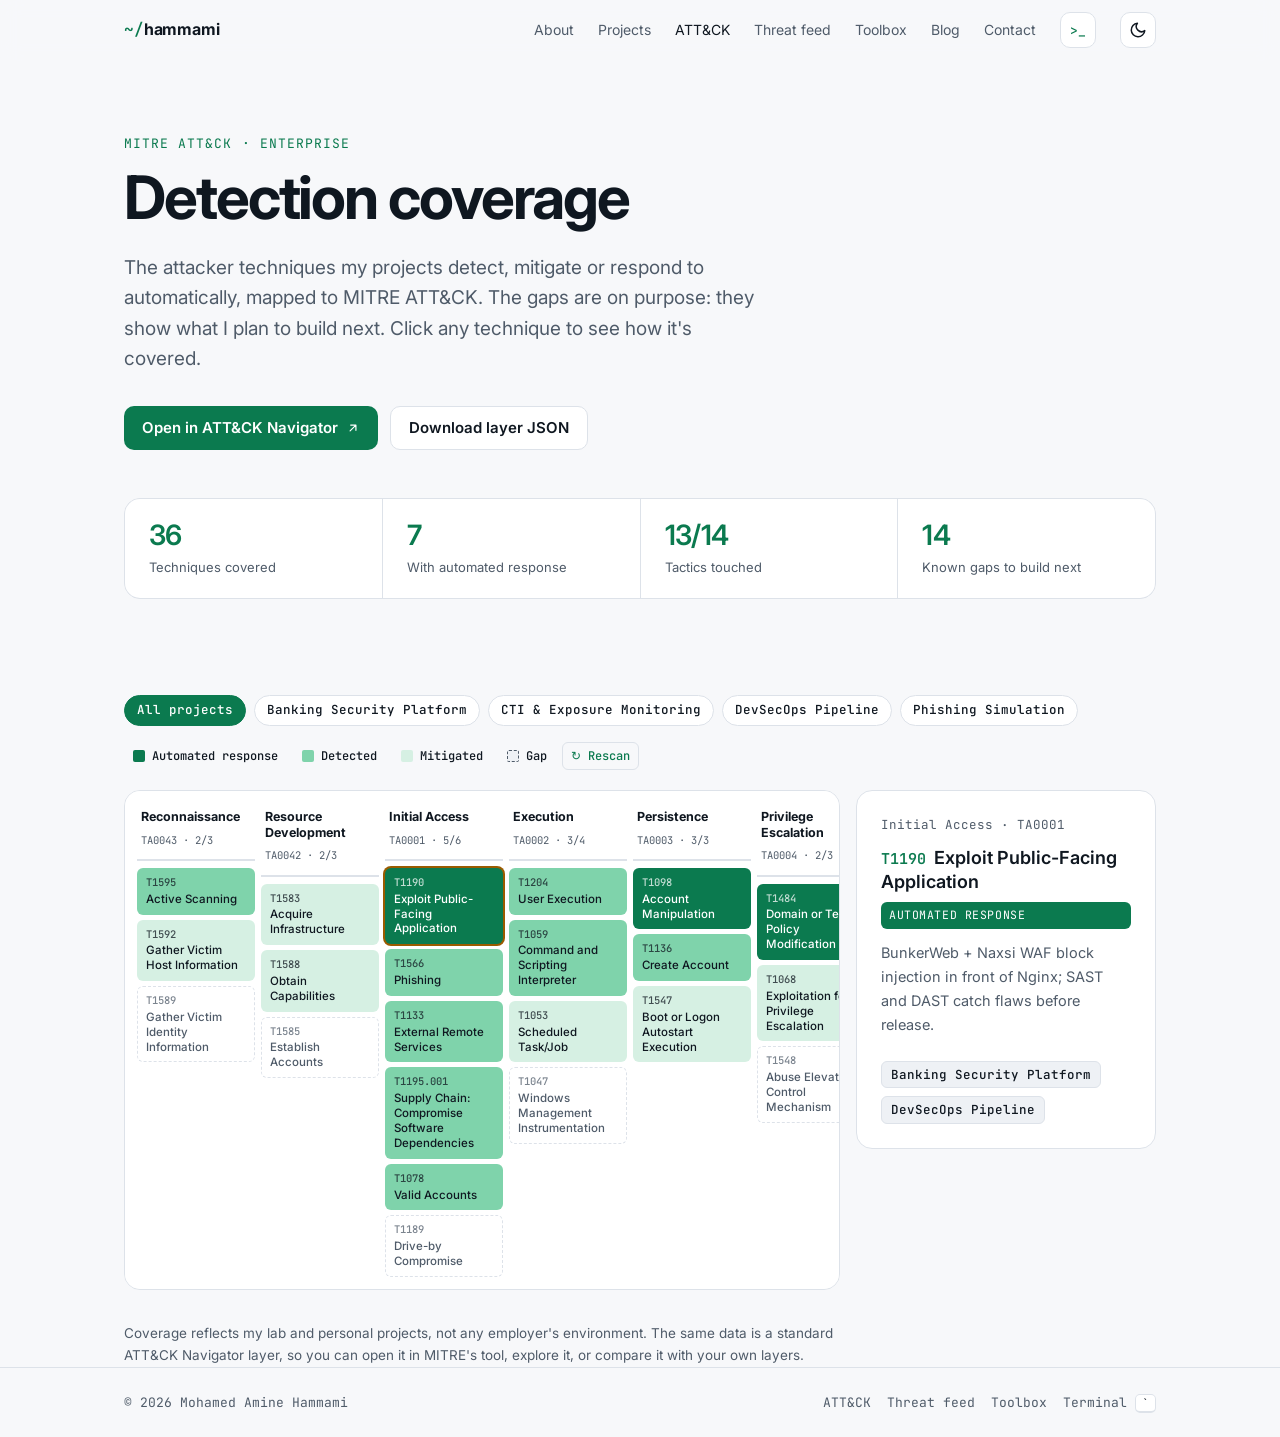
<file: attack/index.html>
<!doctype html>
<html lang="en" data-theme="dark">
<head>
<meta charset="utf-8">
<meta name="viewport" content="width=device-width, initial-scale=1">
<title>MITRE ATT&amp;CK Coverage | Mohamed Amine Hammami</title>
<meta name="description" content="An interactive heatmap of the MITRE ATT&amp;CK techniques my projects detect, mitigate or respond to. Opens in the official ATT&amp;CK Navigator.">
<link rel="canonical" href="https://portfolio-site-psi-lovat.vercel.app/attack">
<meta name="author" content="Mohamed Amine Hammami">
<meta name="theme-color" content="#0a0e13">
<meta property="og:type" content="website">
<meta property="og:site_name" content="Mohamed Amine Hammami">
<meta property="og:title" content="MITRE ATT&amp;CK Coverage | Mohamed Amine Hammami">
<meta property="og:description" content="An interactive heatmap of the MITRE ATT&amp;CK techniques my projects detect, mitigate or respond to. Opens in the official ATT&amp;CK Navigator.">
<meta property="og:url" content="https://portfolio-site-psi-lovat.vercel.app/attack">
<meta property="og:image" content="https://portfolio-site-psi-lovat.vercel.app/og/attack.png">
<meta property="og:image:width" content="1200">
<meta property="og:image:height" content="630">
<meta name="twitter:card" content="summary_large_image">
<meta name="twitter:title" content="MITRE ATT&amp;CK Coverage | Mohamed Amine Hammami">
<meta name="twitter:description" content="An interactive heatmap of the MITRE ATT&amp;CK techniques my projects detect, mitigate or respond to. Opens in the official ATT&amp;CK Navigator.">
<meta name="twitter:image" content="https://portfolio-site-psi-lovat.vercel.app/og/attack.png">
<link rel="icon" href="/favicon.svg" type="image/svg+xml">
<link rel="preconnect" href="https://fonts.googleapis.com">
<link rel="preconnect" href="https://fonts.gstatic.com" crossorigin>
<link href="https://fonts.googleapis.com/css2?family=Inter:wght@400;500;600;700&family=JetBrains+Mono:wght@400;500&display=swap" rel="stylesheet">
<link rel="stylesheet" href="/styles.css">
<script>try{var t=localStorage.getItem('theme');if(t)document.documentElement.dataset.theme=t;else if(matchMedia('(prefers-color-scheme: light)').matches)document.documentElement.dataset.theme='light'}catch(e){}</script>
</head>
<body>
<a class="skip" href="#main">Skip to content</a>
<header class="nav">
  <div class="wrap nav-in">
    <a href="/" class="logo" aria-label="Home"><span class="mono">~/</span>hammami</a>
    <nav aria-label="Primary">
      <ul class="nav-links" id="menu">
        <li><a href="/#about">About</a></li>
        <li><a href="/#projects">Projects</a></li>
        <li><a href="/attack" class="active">ATT&amp;CK</a></li>
        <li><a href="/threats">Threat feed</a></li>
        <li><a href="/toolbox">Toolbox</a></li>
        <li><a href="/blog">Blog</a></li>
        <li><a href="/#contact">Contact</a></li>
      </ul>
    </nav>
    <button class="icon-btn term-btn mono" id="term-btn" aria-label="Open terminal (press the backtick key)" title="Terminal (`)">&gt;_</button>
    <button class="icon-btn menu-btn" id="menu-btn" aria-label="Open menu" aria-expanded="false" aria-controls="menu">
      <svg viewBox="0 0 24 24" width="18" height="18" fill="none" stroke="currentColor" stroke-width="2" stroke-linecap="round"><path d="M4 7h16M4 12h16M4 17h16"/></svg>
    </button>
    <button class="icon-btn" id="theme" aria-label="Toggle colour theme">
      <svg class="i-sun" viewBox="0 0 24 24" width="18" height="18" fill="none" stroke="currentColor" stroke-width="2" stroke-linecap="round"><circle cx="12" cy="12" r="4"/><path d="M12 2v2M12 20v2M4.9 4.9l1.4 1.4M17.7 17.7l1.4 1.4M2 12h2M20 12h2M4.9 19.1l1.4-1.4M17.7 6.3l1.4-1.4"/></svg>
      <svg class="i-moon" viewBox="0 0 24 24" width="18" height="18" fill="none" stroke="currentColor" stroke-width="2" stroke-linecap="round" stroke-linejoin="round"><path d="M21 12.8A9 9 0 1 1 11.2 3a7 7 0 0 0 9.8 9.8z"/></svg>
    </button>
  </div>
</header>

<main id="main">
  <section class="page-hero">
    <div class="wrap">
      <p class="eyebrow mono">MITRE ATT&amp;CK · Enterprise</p>
      <h1>Detection coverage</h1>
      <p class="lead">The attacker techniques my projects detect, mitigate or respond to automatically, mapped to MITRE ATT&amp;CK. The gaps are on purpose: they show what I plan to build next. Click any technique to see how it's covered.</p>
      <div class="cta">
        <a class="btn primary" id="open-navigator" href="https://mitre-attack.github.io/attack-navigator/" target="_blank" rel="noopener">Open in ATT&amp;CK Navigator <svg viewBox="0 0 24 24" width="14" height="14" fill="none" stroke="currentColor" stroke-width="2" stroke-linecap="round" stroke-linejoin="round"><path d="M7 17 17 7M8 7h9v9"/></svg></a>
        <a class="btn ghost" href="/attack/layer.json" download="hammami-attack-layer.json">Download layer JSON</a>
      </div>
      <dl class="stats" id="attack-stats"></dl>
    </div>
  </section>

  <section class="sec">
    <div class="wrap">
      <div class="attack-tools">
        <div class="chips" id="attack-projects" aria-label="Filter by project"></div>
        <div class="legend" id="attack-legend" aria-label="Toggle coverage levels">
          <button data-lv="3" aria-pressed="true"><i class="lv3"></i>Automated response</button>
          <button data-lv="2" aria-pressed="true"><i class="lv2"></i>Detected</button>
          <button data-lv="1" aria-pressed="true"><i class="lv1"></i>Mitigated</button>
          <button data-lv="0" aria-pressed="true"><i class="lv0"></i>Gap</button>
          <button class="replay mono" id="attack-replay">↻ Rescan</button>
        </div>
      </div>
      <div class="attack-layout">
        <div class="attack-wrap" id="attack-wrap">
          <div class="matrix" id="attack-matrix"></div>
          <span class="beam" aria-hidden="true"></span>
        </div>
        <aside class="card attack-detail" id="attack-detail" aria-live="polite"></aside>
      </div>
      <p class="feed-note">Coverage reflects my lab and personal projects, not any employer's environment. The same data is a standard ATT&amp;CK Navigator layer, so you can open it in MITRE's tool, explore it, or compare it with your own layers.</p>
    </div>
  </section>
</main>

<footer class="foot">
  <div class="wrap foot-in mono">
    <span>© <span id="year">2026</span> Mohamed Amine Hammami</span>
    <span class="foot-links"><a href="/attack">ATT&amp;CK</a><a href="/threats">Threat feed</a><a href="/toolbox">Toolbox</a><button type="button" class="linklike" data-term>Terminal <kbd>`</kbd></button></span>
  </div>
</footer>

<script src="/js/attack.js"></script>
<script src="/script.js"></script>
<script src="/js/terminal.js"></script>
</body>
</html>
</file>
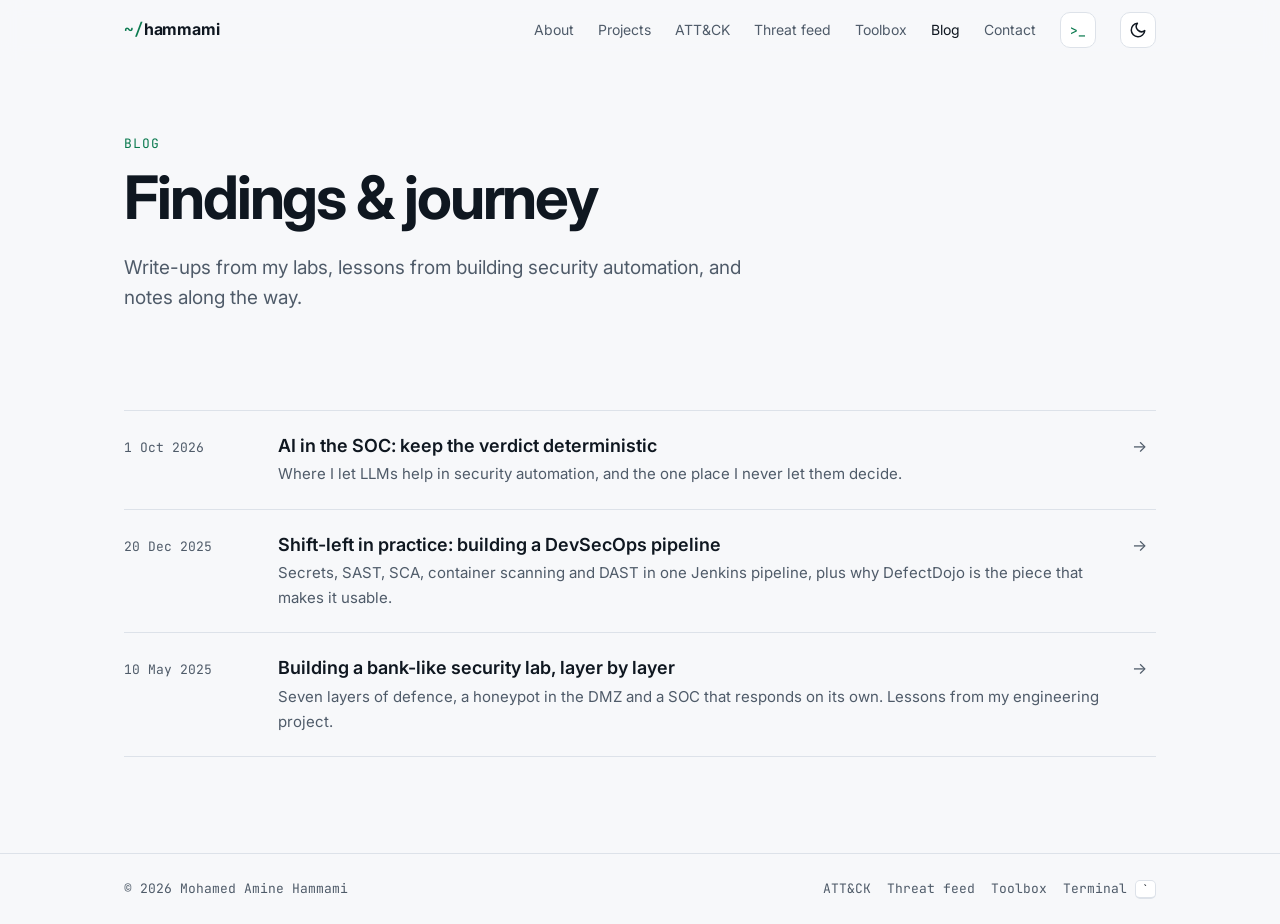
<file: blog/index.html>
<!doctype html>
<html lang="en" data-theme="dark">
<head>
<meta charset="utf-8">
<meta name="viewport" content="width=device-width, initial-scale=1">
<title>Blog | Mohamed Amine Hammami</title>
<meta name="description" content="Notes on SOC engineering, threat intelligence, automation and the projects I build.">
<link rel="canonical" href="https://portfolio-site-psi-lovat.vercel.app/blog">
<meta name="author" content="Mohamed Amine Hammami">
<meta name="theme-color" content="#0a0e13">
<meta property="og:type" content="website">
<meta property="og:site_name" content="Mohamed Amine Hammami">
<meta property="og:title" content="Blog | Mohamed Amine Hammami">
<meta property="og:description" content="Notes on SOC engineering, threat intelligence, automation and the projects I build.">
<meta property="og:url" content="https://portfolio-site-psi-lovat.vercel.app/blog">
<meta property="og:image" content="https://portfolio-site-psi-lovat.vercel.app/og/blog.png">
<meta property="og:image:width" content="1200">
<meta property="og:image:height" content="630">
<meta name="twitter:card" content="summary_large_image">
<meta name="twitter:title" content="Blog | Mohamed Amine Hammami">
<meta name="twitter:description" content="Notes on SOC engineering, threat intelligence, automation and the projects I build.">
<meta name="twitter:image" content="https://portfolio-site-psi-lovat.vercel.app/og/blog.png">
<link rel="icon" href="/favicon.svg" type="image/svg+xml">
<link rel="preconnect" href="https://fonts.googleapis.com">
<link rel="preconnect" href="https://fonts.gstatic.com" crossorigin>
<link href="https://fonts.googleapis.com/css2?family=Inter:wght@400;500;600;700&family=JetBrains+Mono:wght@400;500&display=swap" rel="stylesheet">
<link rel="stylesheet" href="/styles.css">
<script>try{var t=localStorage.getItem('theme');if(t)document.documentElement.dataset.theme=t;else if(matchMedia('(prefers-color-scheme: light)').matches)document.documentElement.dataset.theme='light'}catch(e){}</script>
</head>
<body>
<a class="skip" href="#main">Skip to content</a>
<header class="nav">
  <div class="wrap nav-in">
    <a href="/" class="logo" aria-label="Home"><span class="mono">~/</span>hammami</a>
    <nav aria-label="Primary">
      <ul class="nav-links" id="menu">
        <li><a href="/#about">About</a></li>
        <li><a href="/#projects">Projects</a></li>
        <li><a href="/attack">ATT&amp;CK</a></li>
        <li><a href="/threats">Threat feed</a></li>
        <li><a href="/toolbox">Toolbox</a></li>
        <li><a href="/blog" class="active">Blog</a></li>
        <li><a href="/#contact">Contact</a></li>
      </ul>
    </nav>
    <button class="icon-btn term-btn mono" id="term-btn" aria-label="Open terminal (press the backtick key)" title="Terminal (`)">&gt;_</button>
    <button class="icon-btn menu-btn" id="menu-btn" aria-label="Open menu" aria-expanded="false" aria-controls="menu">
      <svg viewBox="0 0 24 24" width="18" height="18" fill="none" stroke="currentColor" stroke-width="2" stroke-linecap="round"><path d="M4 7h16M4 12h16M4 17h16"/></svg>
    </button>
    <button class="icon-btn" id="theme" aria-label="Toggle colour theme">
      <svg class="i-sun" viewBox="0 0 24 24" width="18" height="18" fill="none" stroke="currentColor" stroke-width="2" stroke-linecap="round"><circle cx="12" cy="12" r="4"/><path d="M12 2v2M12 20v2M4.9 4.9l1.4 1.4M17.7 17.7l1.4 1.4M2 12h2M20 12h2M4.9 19.1l1.4-1.4M17.7 6.3l1.4-1.4"/></svg>
      <svg class="i-moon" viewBox="0 0 24 24" width="18" height="18" fill="none" stroke="currentColor" stroke-width="2" stroke-linecap="round" stroke-linejoin="round"><path d="M21 12.8A9 9 0 1 1 11.2 3a7 7 0 0 0 9.8 9.8z"/></svg>
    </button>
  </div>
</header>

<main id="main">
  <section class="page-hero">
    <div class="wrap">
      <p class="eyebrow mono">Blog</p>
      <h1>Findings &amp; journey</h1>
      <p class="lead">Write-ups from my labs, lessons from building security automation, and notes along the way.</p>
    </div>
  </section>
  <section class="sec contact">
    <div class="wrap">
      <div class="post-list" id="latest-posts" data-base="/blog/"></div>
    </div>
  </section>
</main>

<footer class="foot">
  <div class="wrap foot-in mono">
    <span>© <span id="year">2026</span> Mohamed Amine Hammami</span>
    <span class="foot-links"><a href="/attack">ATT&amp;CK</a><a href="/threats">Threat feed</a><a href="/toolbox">Toolbox</a><button type="button" class="linklike" data-term>Terminal <kbd>`</kbd></button></span>
  </div>
</footer>

<script src="/script.js"></script>
<script src="/js/terminal.js"></script>
</body>
</html>
</file>
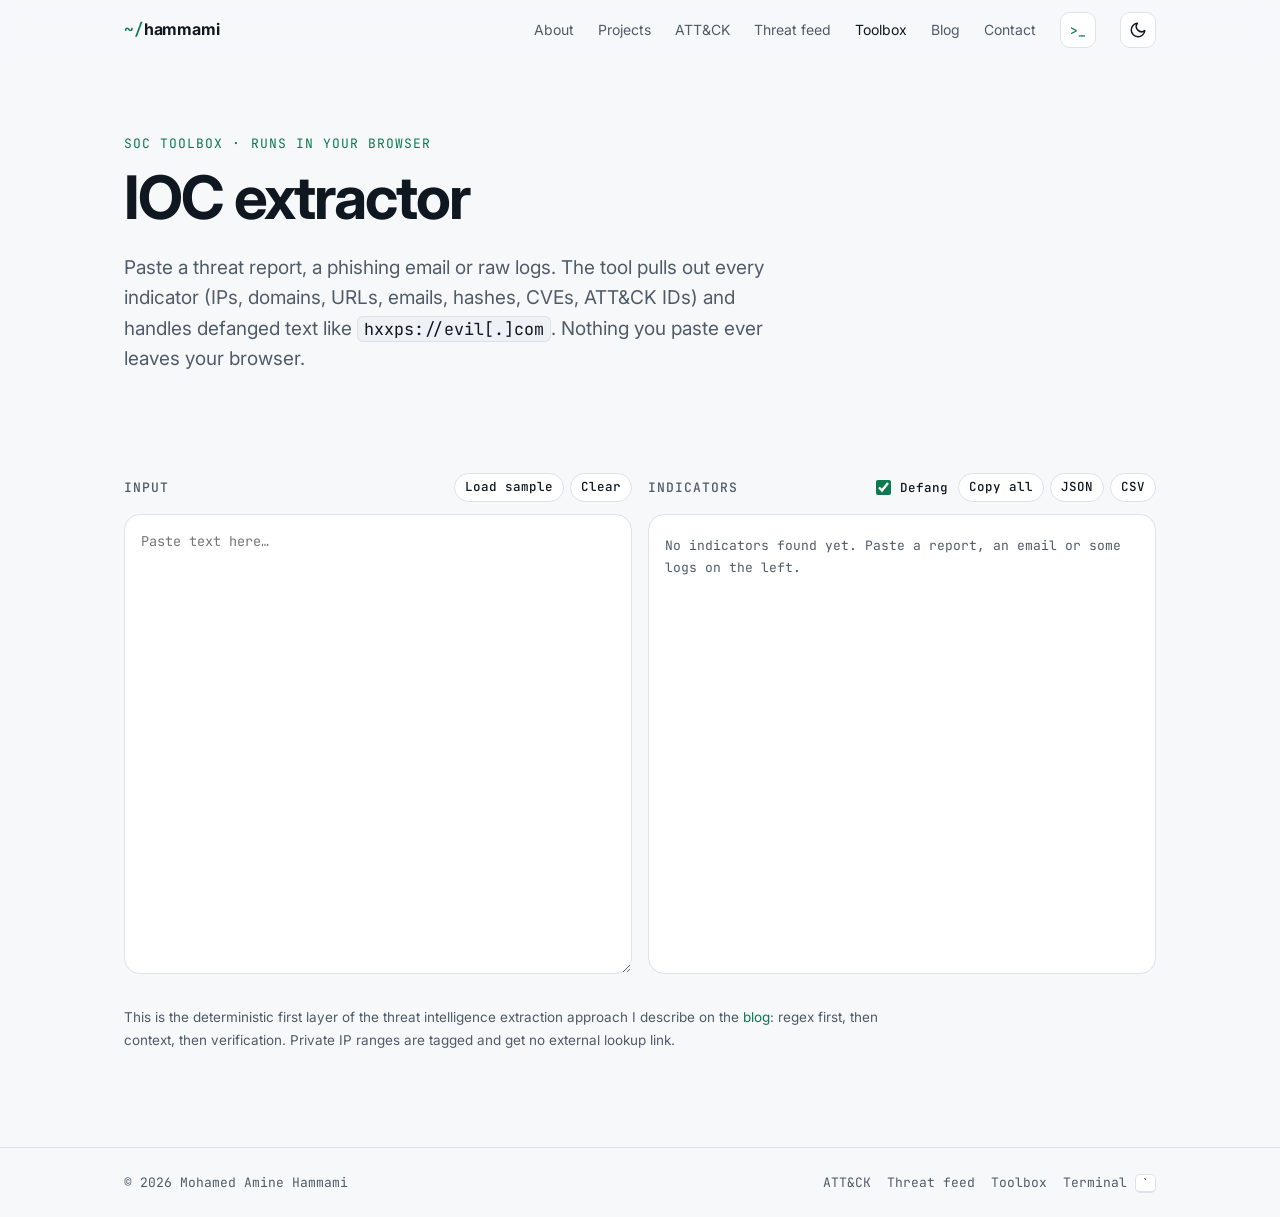
<file: toolbox/index.html>
<!doctype html>
<html lang="en" data-theme="dark">
<head>
<meta charset="utf-8">
<meta name="viewport" content="width=device-width, initial-scale=1">
<title>IOC Extractor | Mohamed Amine Hammami</title>
<meta name="description" content="Paste a threat report and extract IPs, domains, URLs, hashes, CVEs and ATT&amp;CK IDs, defanged and ready to share. Runs entirely in your browser.">
<link rel="canonical" href="https://portfolio-site-psi-lovat.vercel.app/toolbox">
<meta name="author" content="Mohamed Amine Hammami">
<meta name="theme-color" content="#0a0e13">
<meta property="og:type" content="website">
<meta property="og:site_name" content="Mohamed Amine Hammami">
<meta property="og:title" content="IOC Extractor | Mohamed Amine Hammami">
<meta property="og:description" content="Paste a threat report and extract IPs, domains, URLs, hashes, CVEs and ATT&amp;CK IDs, defanged and ready to share. Runs entirely in your browser.">
<meta property="og:url" content="https://portfolio-site-psi-lovat.vercel.app/toolbox">
<meta property="og:image" content="https://portfolio-site-psi-lovat.vercel.app/og/toolbox.png">
<meta property="og:image:width" content="1200">
<meta property="og:image:height" content="630">
<meta name="twitter:card" content="summary_large_image">
<meta name="twitter:title" content="IOC Extractor | Mohamed Amine Hammami">
<meta name="twitter:description" content="Paste a threat report and extract IPs, domains, URLs, hashes, CVEs and ATT&amp;CK IDs, defanged and ready to share. Runs entirely in your browser.">
<meta name="twitter:image" content="https://portfolio-site-psi-lovat.vercel.app/og/toolbox.png">
<link rel="icon" href="/favicon.svg" type="image/svg+xml">
<link rel="preconnect" href="https://fonts.googleapis.com">
<link rel="preconnect" href="https://fonts.gstatic.com" crossorigin>
<link href="https://fonts.googleapis.com/css2?family=Inter:wght@400;500;600;700&family=JetBrains+Mono:wght@400;500&display=swap" rel="stylesheet">
<link rel="stylesheet" href="/styles.css">
<script>try{var t=localStorage.getItem('theme');if(t)document.documentElement.dataset.theme=t;else if(matchMedia('(prefers-color-scheme: light)').matches)document.documentElement.dataset.theme='light'}catch(e){}</script>
</head>
<body>
<a class="skip" href="#main">Skip to content</a>
<header class="nav">
  <div class="wrap nav-in">
    <a href="/" class="logo" aria-label="Home"><span class="mono">~/</span>hammami</a>
    <nav aria-label="Primary">
      <ul class="nav-links" id="menu">
        <li><a href="/#about">About</a></li>
        <li><a href="/#projects">Projects</a></li>
        <li><a href="/attack">ATT&amp;CK</a></li>
        <li><a href="/threats">Threat feed</a></li>
        <li><a href="/toolbox" class="active">Toolbox</a></li>
        <li><a href="/blog">Blog</a></li>
        <li><a href="/#contact">Contact</a></li>
      </ul>
    </nav>
    <button class="icon-btn term-btn mono" id="term-btn" aria-label="Open terminal (press the backtick key)" title="Terminal (`)">&gt;_</button>
    <button class="icon-btn menu-btn" id="menu-btn" aria-label="Open menu" aria-expanded="false" aria-controls="menu">
      <svg viewBox="0 0 24 24" width="18" height="18" fill="none" stroke="currentColor" stroke-width="2" stroke-linecap="round"><path d="M4 7h16M4 12h16M4 17h16"/></svg>
    </button>
    <button class="icon-btn" id="theme" aria-label="Toggle colour theme">
      <svg class="i-sun" viewBox="0 0 24 24" width="18" height="18" fill="none" stroke="currentColor" stroke-width="2" stroke-linecap="round"><circle cx="12" cy="12" r="4"/><path d="M12 2v2M12 20v2M4.9 4.9l1.4 1.4M17.7 17.7l1.4 1.4M2 12h2M20 12h2M4.9 19.1l1.4-1.4M17.7 6.3l1.4-1.4"/></svg>
      <svg class="i-moon" viewBox="0 0 24 24" width="18" height="18" fill="none" stroke="currentColor" stroke-width="2" stroke-linecap="round" stroke-linejoin="round"><path d="M21 12.8A9 9 0 1 1 11.2 3a7 7 0 0 0 9.8 9.8z"/></svg>
    </button>
  </div>
</header>

<main id="main">
  <section class="page-hero">
    <div class="wrap">
      <p class="eyebrow mono">SOC Toolbox · runs in your browser</p>
      <h1>IOC extractor</h1>
      <p class="lead">Paste a threat report, a phishing email or raw logs. The tool pulls out every indicator (IPs, domains, URLs, emails, hashes, CVEs, ATT&amp;CK IDs) and handles defanged text like <code class="inline">hxxps://evil[.]com</code>. Nothing you paste ever leaves your browser.</p>
    </div>
  </section>

  <section class="sec contact">
    <div class="wrap ioc-layout">
      <div class="ioc-pane">
        <div class="ioc-bar">
          <label class="mini mono" for="ioc-in">Input</label>
          <span class="ioc-actions"><button class="chip" id="ioc-sample">Load sample</button><button class="chip" id="ioc-clear">Clear</button></span>
        </div>
        <textarea id="ioc-in" spellcheck="false" placeholder="Paste text here…"></textarea>
      </div>
      <div class="ioc-pane">
        <div class="ioc-bar">
          <span class="mini mono">Indicators <span id="ioc-summary" class="muted"></span></span>
          <span class="ioc-actions">
            <label class="toggle"><input type="checkbox" id="ioc-defang" checked><span>Defang</span></label>
            <button class="chip" id="ioc-copy">Copy all</button><button class="chip" id="ioc-json">JSON</button><button class="chip" id="ioc-csv">CSV</button>
          </span>
        </div>
        <div class="ioc-out" id="ioc-out" aria-live="polite"></div>
      </div>
    </div>
    <div class="wrap">
      <p class="feed-note">This is the deterministic first layer of the threat intelligence extraction approach I describe on the <a href="/blog/deterministic-verdicts-with-ai">blog</a>: regex first, then context, then verification. Private IP ranges are tagged and get no external lookup link.</p>
    </div>
  </section>
</main>

<footer class="foot">
  <div class="wrap foot-in mono">
    <span>© <span id="year">2026</span> Mohamed Amine Hammami</span>
    <span class="foot-links"><a href="/attack">ATT&amp;CK</a><a href="/threats">Threat feed</a><a href="/toolbox">Toolbox</a><button type="button" class="linklike" data-term>Terminal <kbd>`</kbd></button></span>
  </div>
</footer>

<script src="/js/toolbox.js"></script>
<script src="/script.js"></script>
<script src="/js/terminal.js"></script>
</body>
</html>
</file>
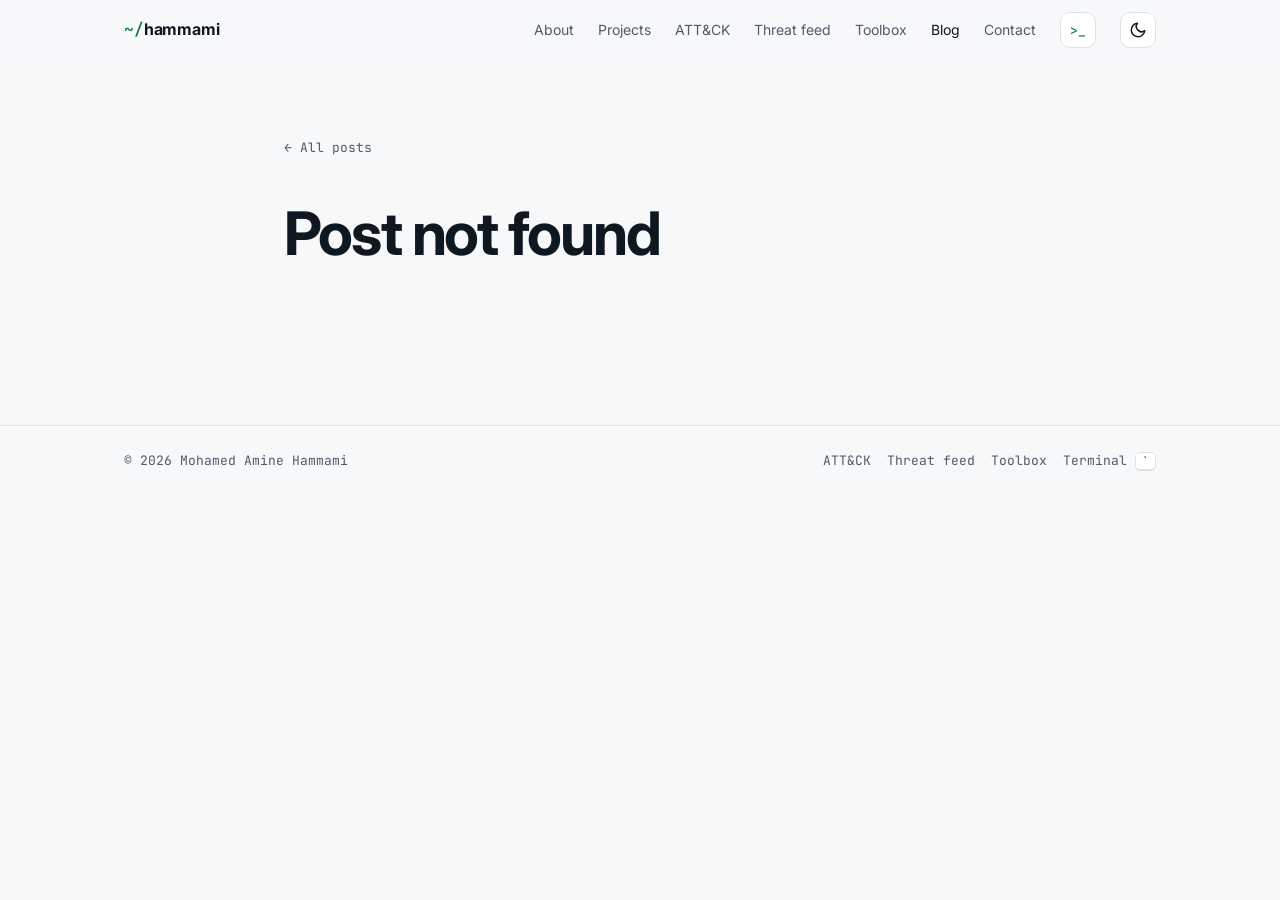
<file: blog/post.html>
<!doctype html>
<html lang="en" data-theme="dark">
<head>
<meta charset="utf-8">
<meta name="viewport" content="width=device-width, initial-scale=1">
<title>Blog | Mohamed Amine Hammami</title>
<meta name="description" content="Notes on SOC engineering, threat intelligence, automation and the projects I build.">
<link rel="canonical" href="https://portfolio-site-psi-lovat.vercel.app/blog">
<meta name="author" content="Mohamed Amine Hammami">
<meta name="theme-color" content="#0a0e13">
<meta property="og:type" content="website">
<meta property="og:site_name" content="Mohamed Amine Hammami">
<meta property="og:title" content="Blog | Mohamed Amine Hammami">
<meta property="og:description" content="Notes on SOC engineering, threat intelligence, automation and the projects I build.">
<meta property="og:url" content="https://portfolio-site-psi-lovat.vercel.app/blog">
<meta property="og:image" content="https://portfolio-site-psi-lovat.vercel.app/og/blog.png">
<meta property="og:image:width" content="1200">
<meta property="og:image:height" content="630">
<meta name="twitter:card" content="summary_large_image">
<meta name="twitter:title" content="Blog | Mohamed Amine Hammami">
<meta name="twitter:description" content="Notes on SOC engineering, threat intelligence, automation and the projects I build.">
<meta name="twitter:image" content="https://portfolio-site-psi-lovat.vercel.app/og/blog.png">
<link rel="icon" href="/favicon.svg" type="image/svg+xml">
<link rel="preconnect" href="https://fonts.googleapis.com">
<link rel="preconnect" href="https://fonts.gstatic.com" crossorigin>
<link href="https://fonts.googleapis.com/css2?family=Inter:wght@400;500;600;700&family=JetBrains+Mono:wght@400;500&display=swap" rel="stylesheet">
<link rel="stylesheet" href="/styles.css">
<script>try{var t=localStorage.getItem('theme');if(t)document.documentElement.dataset.theme=t;else if(matchMedia('(prefers-color-scheme: light)').matches)document.documentElement.dataset.theme='light'}catch(e){}</script>
</head>
<body>
<a class="skip" href="#main">Skip to content</a>
<header class="nav">
  <div class="wrap nav-in">
    <a href="/" class="logo" aria-label="Home"><span class="mono">~/</span>hammami</a>
    <nav aria-label="Primary">
      <ul class="nav-links" id="menu">
        <li><a href="/#about">About</a></li>
        <li><a href="/#projects">Projects</a></li>
        <li><a href="/attack">ATT&amp;CK</a></li>
        <li><a href="/threats">Threat feed</a></li>
        <li><a href="/toolbox">Toolbox</a></li>
        <li><a href="/blog" class="active">Blog</a></li>
        <li><a href="/#contact">Contact</a></li>
      </ul>
    </nav>
    <button class="icon-btn term-btn mono" id="term-btn" aria-label="Open terminal (press the backtick key)" title="Terminal (`)">&gt;_</button>
    <button class="icon-btn menu-btn" id="menu-btn" aria-label="Open menu" aria-expanded="false" aria-controls="menu">
      <svg viewBox="0 0 24 24" width="18" height="18" fill="none" stroke="currentColor" stroke-width="2" stroke-linecap="round"><path d="M4 7h16M4 12h16M4 17h16"/></svg>
    </button>
    <button class="icon-btn" id="theme" aria-label="Toggle colour theme">
      <svg class="i-sun" viewBox="0 0 24 24" width="18" height="18" fill="none" stroke="currentColor" stroke-width="2" stroke-linecap="round"><circle cx="12" cy="12" r="4"/><path d="M12 2v2M12 20v2M4.9 4.9l1.4 1.4M17.7 17.7l1.4 1.4M2 12h2M20 12h2M4.9 19.1l1.4-1.4M17.7 6.3l1.4-1.4"/></svg>
      <svg class="i-moon" viewBox="0 0 24 24" width="18" height="18" fill="none" stroke="currentColor" stroke-width="2" stroke-linecap="round" stroke-linejoin="round"><path d="M21 12.8A9 9 0 1 1 11.2 3a7 7 0 0 0 9.8 9.8z"/></svg>
    </button>
  </div>
</header>

<main id="main">
  <article class="page-hero post" id="post">
    <div class="wrap narrow-wrap">
      <a class="back mono" href="/blog">← All posts</a>
      <p class="eyebrow mono" id="post-meta"></p>
      <h1 id="post-title">Loading…</h1>
      <div class="tags" id="post-tags"></div>
      <div class="post-body" id="post-body"></div>
    </div>
  </article>
</main>
<footer class="foot">
  <div class="wrap foot-in mono">
    <span>© <span id="year">2026</span> Mohamed Amine Hammami</span>
    <span class="foot-links"><a href="/attack">ATT&amp;CK</a><a href="/threats">Threat feed</a><a href="/toolbox">Toolbox</a><button type="button" class="linklike" data-term>Terminal <kbd>`</kbd></button></span>
  </div>
</footer>

<script src="/blog/marked.min.js"></script>
<script src="/script.js"></script>
<script src="/js/terminal.js"></script>
</body>
</html>
</file>
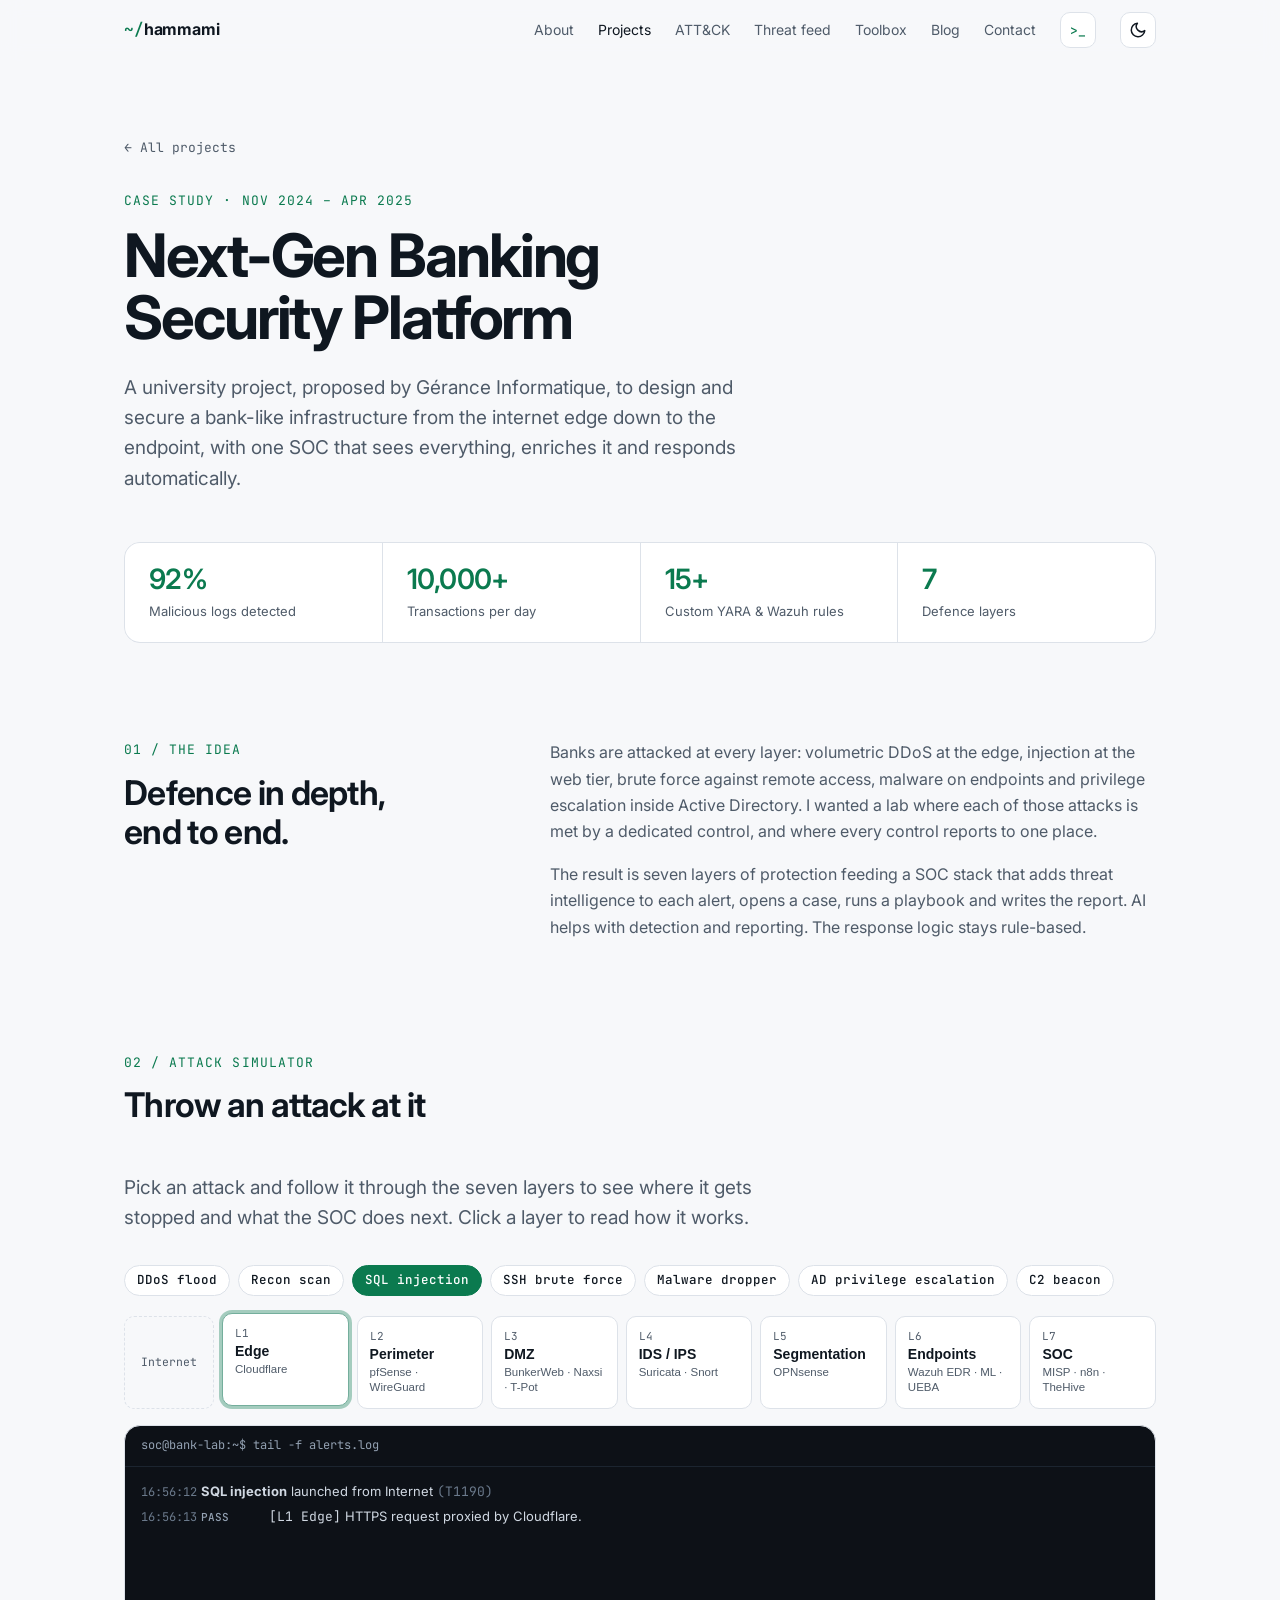
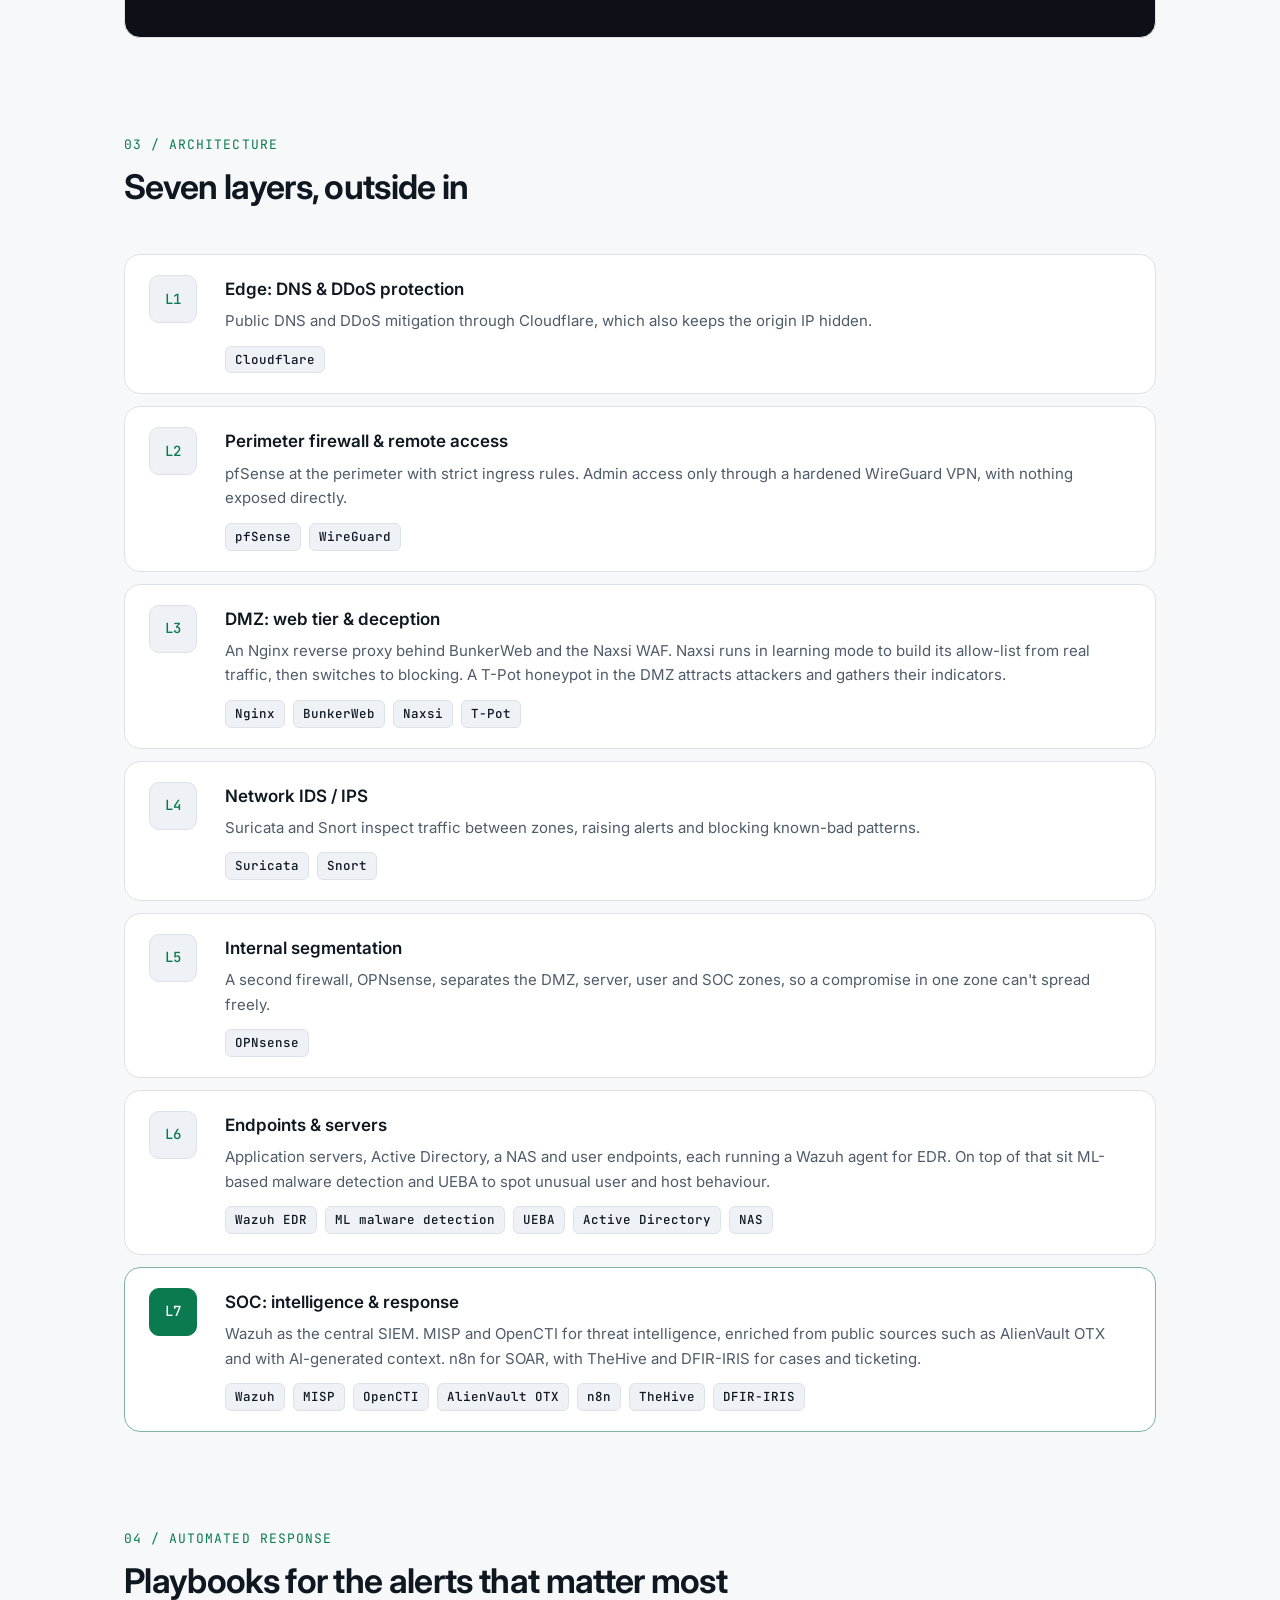
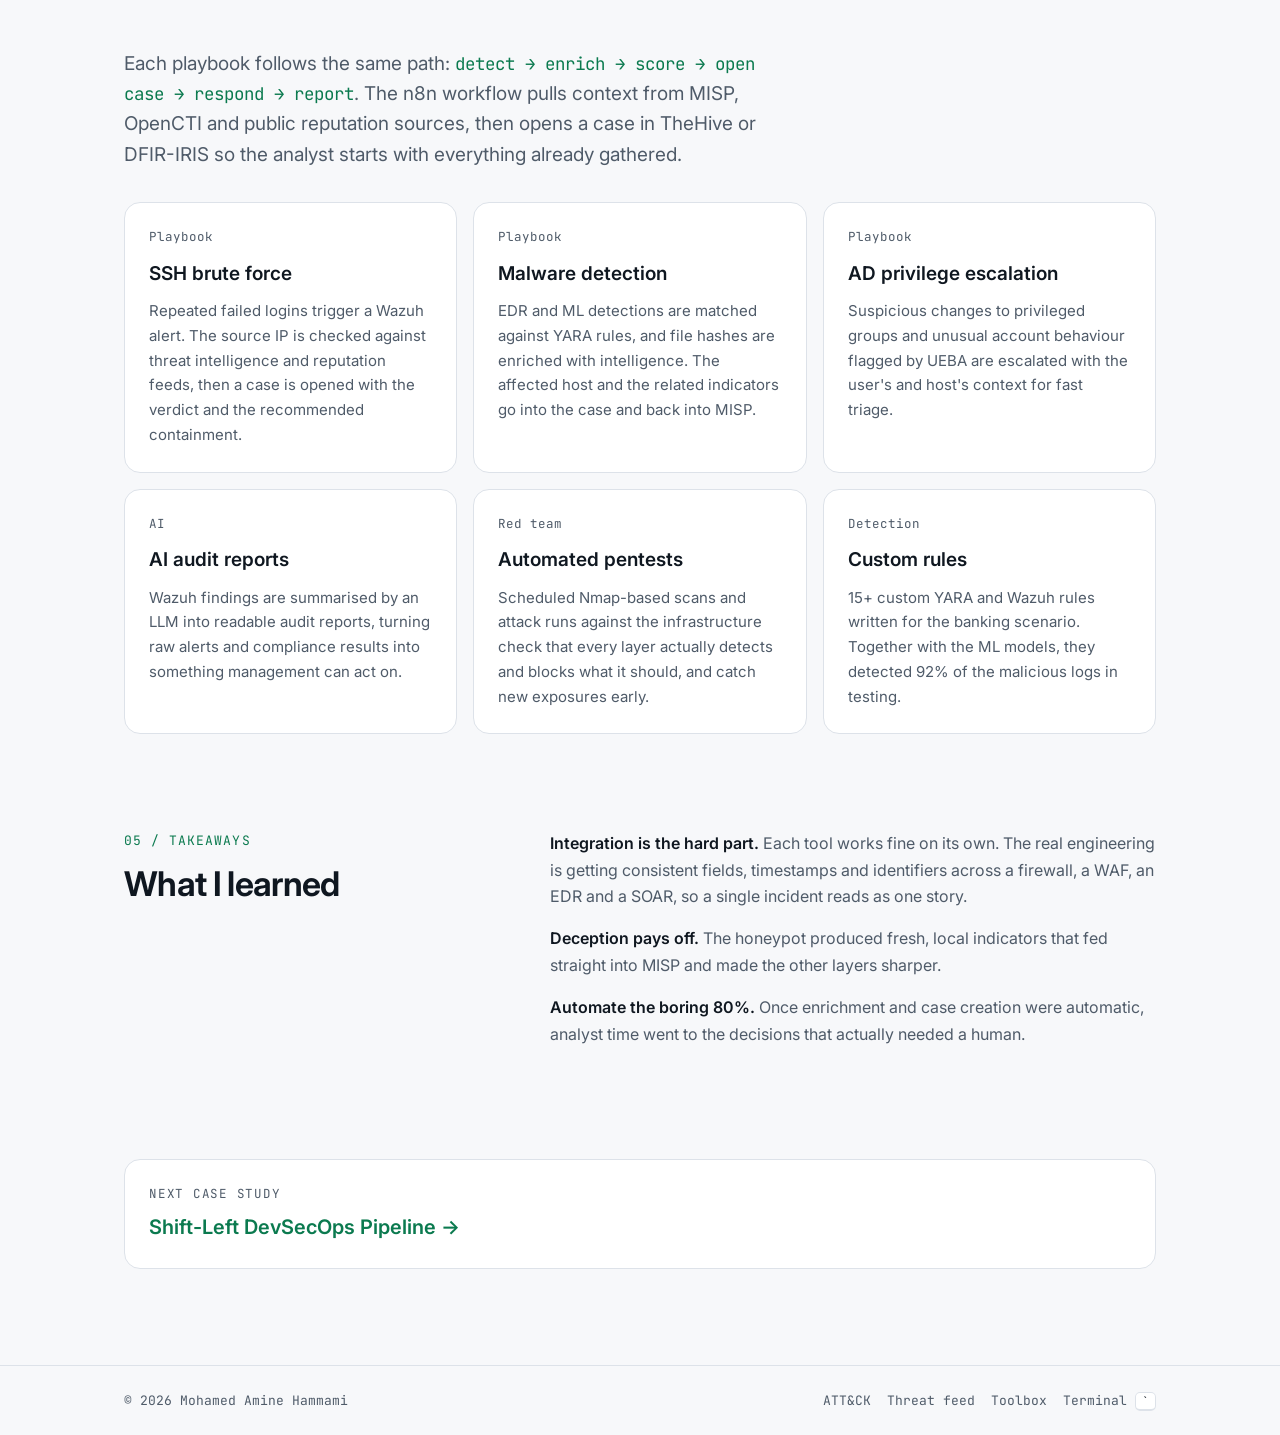
<file: projects/banking-security-platform.html>
<!doctype html>
<html lang="en" data-theme="dark">
<head>
<meta charset="utf-8">
<meta name="viewport" content="width=device-width, initial-scale=1">
<title>Next-Gen Banking Security Platform | Mohamed Amine Hammami</title>
<meta name="description" content="A bank-like infrastructure secured in depth: layered firewalls, DMZ honeypot, IDS/IPS, self-learning WAF, EDR with ML, threat intelligence and SOAR. Try the attack simulator.">
<link rel="canonical" href="https://portfolio-site-psi-lovat.vercel.app/projects/banking-security-platform">
<meta name="author" content="Mohamed Amine Hammami">
<meta name="theme-color" content="#0a0e13">
<meta property="og:type" content="website">
<meta property="og:site_name" content="Mohamed Amine Hammami">
<meta property="og:title" content="Next-Gen Banking Security Platform | Mohamed Amine Hammami">
<meta property="og:description" content="A bank-like infrastructure secured in depth: layered firewalls, DMZ honeypot, IDS/IPS, self-learning WAF, EDR with ML, threat intelligence and SOAR. Try the attack simulator.">
<meta property="og:url" content="https://portfolio-site-psi-lovat.vercel.app/projects/banking-security-platform">
<meta property="og:image" content="https://portfolio-site-psi-lovat.vercel.app/og/banking.png">
<meta property="og:image:width" content="1200">
<meta property="og:image:height" content="630">
<meta name="twitter:card" content="summary_large_image">
<meta name="twitter:title" content="Next-Gen Banking Security Platform | Mohamed Amine Hammami">
<meta name="twitter:description" content="A bank-like infrastructure secured in depth: layered firewalls, DMZ honeypot, IDS/IPS, self-learning WAF, EDR with ML, threat intelligence and SOAR. Try the attack simulator.">
<meta name="twitter:image" content="https://portfolio-site-psi-lovat.vercel.app/og/banking.png">
<link rel="icon" href="/favicon.svg" type="image/svg+xml">
<link rel="preconnect" href="https://fonts.googleapis.com">
<link rel="preconnect" href="https://fonts.gstatic.com" crossorigin>
<link href="https://fonts.googleapis.com/css2?family=Inter:wght@400;500;600;700&family=JetBrains+Mono:wght@400;500&display=swap" rel="stylesheet">
<link rel="stylesheet" href="/styles.css">
<script>try{var t=localStorage.getItem('theme');if(t)document.documentElement.dataset.theme=t;else if(matchMedia('(prefers-color-scheme: light)').matches)document.documentElement.dataset.theme='light'}catch(e){}</script>
</head>
<body>
<a class="skip" href="#main">Skip to content</a>
<header class="nav">
  <div class="wrap nav-in">
    <a href="/" class="logo" aria-label="Home"><span class="mono">~/</span>hammami</a>
    <nav aria-label="Primary">
      <ul class="nav-links" id="menu">
        <li><a href="/#about">About</a></li>
        <li><a href="/#projects" class="active">Projects</a></li>
        <li><a href="/attack">ATT&amp;CK</a></li>
        <li><a href="/threats">Threat feed</a></li>
        <li><a href="/toolbox">Toolbox</a></li>
        <li><a href="/blog">Blog</a></li>
        <li><a href="/#contact">Contact</a></li>
      </ul>
    </nav>
    <button class="icon-btn term-btn mono" id="term-btn" aria-label="Open terminal (press the backtick key)" title="Terminal (`)">&gt;_</button>
    <button class="icon-btn menu-btn" id="menu-btn" aria-label="Open menu" aria-expanded="false" aria-controls="menu">
      <svg viewBox="0 0 24 24" width="18" height="18" fill="none" stroke="currentColor" stroke-width="2" stroke-linecap="round"><path d="M4 7h16M4 12h16M4 17h16"/></svg>
    </button>
    <button class="icon-btn" id="theme" aria-label="Toggle colour theme">
      <svg class="i-sun" viewBox="0 0 24 24" width="18" height="18" fill="none" stroke="currentColor" stroke-width="2" stroke-linecap="round"><circle cx="12" cy="12" r="4"/><path d="M12 2v2M12 20v2M4.9 4.9l1.4 1.4M17.7 17.7l1.4 1.4M2 12h2M20 12h2M4.9 19.1l1.4-1.4M17.7 6.3l1.4-1.4"/></svg>
      <svg class="i-moon" viewBox="0 0 24 24" width="18" height="18" fill="none" stroke="currentColor" stroke-width="2" stroke-linecap="round" stroke-linejoin="round"><path d="M21 12.8A9 9 0 1 1 11.2 3a7 7 0 0 0 9.8 9.8z"/></svg>
    </button>
  </div>
</header>

<main id="main">
  <section class="page-hero">
    <div class="wrap">
      <a class="back mono" href="/#projects">← All projects</a>
      <p class="eyebrow mono">Case study · Nov 2024 – Apr 2025</p>
      <h1>Next-Gen Banking<br>Security Platform</h1>
      <p class="lead">A university project, proposed by Gérance Informatique, to design and secure a bank-like infrastructure from the internet edge down to the endpoint, with one SOC that sees everything, enriches it and responds automatically.</p>
      <dl class="stats">
        <div><dt>Malicious logs detected</dt><dd>92%</dd></div>
        <div><dt>Transactions per day</dt><dd>10,000+</dd></div>
        <div><dt>Custom YARA &amp; Wazuh rules</dt><dd>15+</dd></div>
        <div><dt>Defence layers</dt><dd>7</dd></div>
      </dl>
    </div>
  </section>

  <section class="sec">
    <div class="wrap grid-2">
      <div>
        <p class="eyebrow mono">01 / The idea</p>
        <h2>Defence in depth,<br>end to end.</h2>
      </div>
      <div class="prose">
        <p>Banks are attacked at every layer: volumetric DDoS at the edge, injection at the web tier, brute force against remote access, malware on endpoints and privilege escalation inside Active Directory. I wanted a lab where each of those attacks is met by a dedicated control, and where every control reports to one place.</p>
        <p>The result is seven layers of protection feeding a SOC stack that adds threat intelligence to each alert, opens a case, runs a playbook and writes the report. AI helps with detection and reporting. The response logic stays rule-based.</p>
      </div>
    </div>
  </section>

  <section class="sec" id="sim">
    <div class="wrap">
      <p class="eyebrow mono">02 / Attack simulator</p>
      <h2>Throw an attack at it</h2>
      <p class="lead narrow">Pick an attack and follow it through the seven layers to see where it gets stopped and what the SOC does next. Click a layer to read how it works.</p>
      <div class="chips" id="sim-attacks" aria-label="Choose an attack"></div>
      <div class="sim-lane" id="sim-lane"></div>
      <div class="sim-console">
        <div class="sim-console-head mono"><span>soc@bank-lab:~$ tail -f alerts.log</span><span class="sim-verdict mono" id="sim-verdict" aria-live="polite"></span></div>
        <ol class="sim-log" id="sim-log"></ol>
      </div>
    </div>
  </section>

  <section class="sec">
    <div class="wrap">
      <p class="eyebrow mono">03 / Architecture</p>
      <h2>Seven layers, outside in</h2>
      <ol class="layers">
        <li id="layer-1">
          <span class="layer-n mono">L1</span>
          <div><h3>Edge: DNS &amp; DDoS protection</h3><p>Public DNS and DDoS mitigation through Cloudflare, which also keeps the origin IP hidden.</p><p class="tags"><span>Cloudflare</span></p></div>
        </li>
        <li id="layer-2">
          <span class="layer-n mono">L2</span>
          <div><h3>Perimeter firewall &amp; remote access</h3><p>pfSense at the perimeter with strict ingress rules. Admin access only through a hardened WireGuard VPN, with nothing exposed directly.</p><p class="tags"><span>pfSense</span><span>WireGuard</span></p></div>
        </li>
        <li id="layer-3">
          <span class="layer-n mono">L3</span>
          <div><h3>DMZ: web tier &amp; deception</h3><p>An Nginx reverse proxy behind BunkerWeb and the Naxsi WAF. Naxsi runs in learning mode to build its allow-list from real traffic, then switches to blocking. A T-Pot honeypot in the DMZ attracts attackers and gathers their indicators.</p><p class="tags"><span>Nginx</span><span>BunkerWeb</span><span>Naxsi</span><span>T-Pot</span></p></div>
        </li>
        <li id="layer-4">
          <span class="layer-n mono">L4</span>
          <div><h3>Network IDS / IPS</h3><p>Suricata and Snort inspect traffic between zones, raising alerts and blocking known-bad patterns.</p><p class="tags"><span>Suricata</span><span>Snort</span></p></div>
        </li>
        <li id="layer-5">
          <span class="layer-n mono">L5</span>
          <div><h3>Internal segmentation</h3><p>A second firewall, OPNsense, separates the DMZ, server, user and SOC zones, so a compromise in one zone can't spread freely.</p><p class="tags"><span>OPNsense</span></p></div>
        </li>
        <li id="layer-6">
          <span class="layer-n mono">L6</span>
          <div><h3>Endpoints &amp; servers</h3><p>Application servers, Active Directory, a NAS and user endpoints, each running a Wazuh agent for EDR. On top of that sit ML-based malware detection and UEBA to spot unusual user and host behaviour.</p><p class="tags"><span>Wazuh EDR</span><span>ML malware detection</span><span>UEBA</span><span>Active Directory</span><span>NAS</span></p></div>
        </li>
        <li id="layer-7" class="soc">
          <span class="layer-n mono">L7</span>
          <div><h3>SOC: intelligence &amp; response</h3><p>Wazuh as the central SIEM. MISP and OpenCTI for threat intelligence, enriched from public sources such as AlienVault OTX and with AI-generated context. n8n for SOAR, with TheHive and DFIR-IRIS for cases and ticketing.</p><p class="tags"><span>Wazuh</span><span>MISP</span><span>OpenCTI</span><span>AlienVault OTX</span><span>n8n</span><span>TheHive</span><span>DFIR-IRIS</span></p></div>
        </li>
      </ol>
    </div>
  </section>

  <section class="sec">
    <div class="wrap">
      <p class="eyebrow mono">04 / Automated response</p>
      <h2>Playbooks for the alerts that matter most</h2>
      <p class="lead narrow">Each playbook follows the same path: <span class="mono hl">detect → enrich → score → open case → respond → report</span>. The n8n workflow pulls context from MISP, OpenCTI and public reputation sources, then opens a case in TheHive or DFIR-IRIS so the analyst starts with everything already gathered.</p>
      <div class="cards three">
        <article class="card">
          <p class="card-meta mono">Playbook</p>
          <h3>SSH brute force</h3>
          <p>Repeated failed logins trigger a Wazuh alert. The source IP is checked against threat intelligence and reputation feeds, then a case is opened with the verdict and the recommended containment.</p>
        </article>
        <article class="card">
          <p class="card-meta mono">Playbook</p>
          <h3>Malware detection</h3>
          <p>EDR and ML detections are matched against YARA rules, and file hashes are enriched with intelligence. The affected host and the related indicators go into the case and back into MISP.</p>
        </article>
        <article class="card">
          <p class="card-meta mono">Playbook</p>
          <h3>AD privilege escalation</h3>
          <p>Suspicious changes to privileged groups and unusual account behaviour flagged by UEBA are escalated with the user's and host's context for fast triage.</p>
        </article>
        <article class="card">
          <p class="card-meta mono">AI</p>
          <h3>AI audit reports</h3>
          <p>Wazuh findings are summarised by an LLM into readable audit reports, turning raw alerts and compliance results into something management can act on.</p>
        </article>
        <article class="card">
          <p class="card-meta mono">Red team</p>
          <h3>Automated pentests</h3>
          <p>Scheduled Nmap-based scans and attack runs against the infrastructure check that every layer actually detects and blocks what it should, and catch new exposures early.</p>
        </article>
        <article class="card">
          <p class="card-meta mono">Detection</p>
          <h3>Custom rules</h3>
          <p>15+ custom YARA and Wazuh rules written for the banking scenario. Together with the ML models, they detected 92% of the malicious logs in testing.</p>
        </article>
      </div>
    </div>
  </section>

  <section class="sec">
    <div class="wrap grid-2">
      <div>
        <p class="eyebrow mono">05 / Takeaways</p>
        <h2>What I learned</h2>
      </div>
      <div class="prose">
        <p><strong>Integration is the hard part.</strong> Each tool works fine on its own. The real engineering is getting consistent fields, timestamps and identifiers across a firewall, a WAF, an EDR and a SOAR, so a single incident reads as one story.</p>
        <p><strong>Deception pays off.</strong> The honeypot produced fresh, local indicators that fed straight into MISP and made the other layers sharper.</p>
        <p><strong>Automate the boring 80%.</strong> Once enrichment and case creation were automatic, analyst time went to the decisions that actually needed a human.</p>
      </div>
    </div>
  </section>

  <section class="sec contact">
    <div class="wrap">
      <div class="next">
        <span class="mono">Next case study</span>
        <a href="/projects/devsecops-pipeline">Shift-Left DevSecOps Pipeline →</a>
      </div>
    </div>
  </section>
</main>

<footer class="foot">
  <div class="wrap foot-in mono">
    <span>© <span id="year">2026</span> Mohamed Amine Hammami</span>
    <span class="foot-links"><a href="/attack">ATT&amp;CK</a><a href="/threats">Threat feed</a><a href="/toolbox">Toolbox</a><button type="button" class="linklike" data-term>Terminal <kbd>`</kbd></button></span>
  </div>
</footer>

<script src="/js/simulator.js"></script>
<script src="/script.js"></script>
<script src="/js/terminal.js"></script>
</body>
</html>
</file>
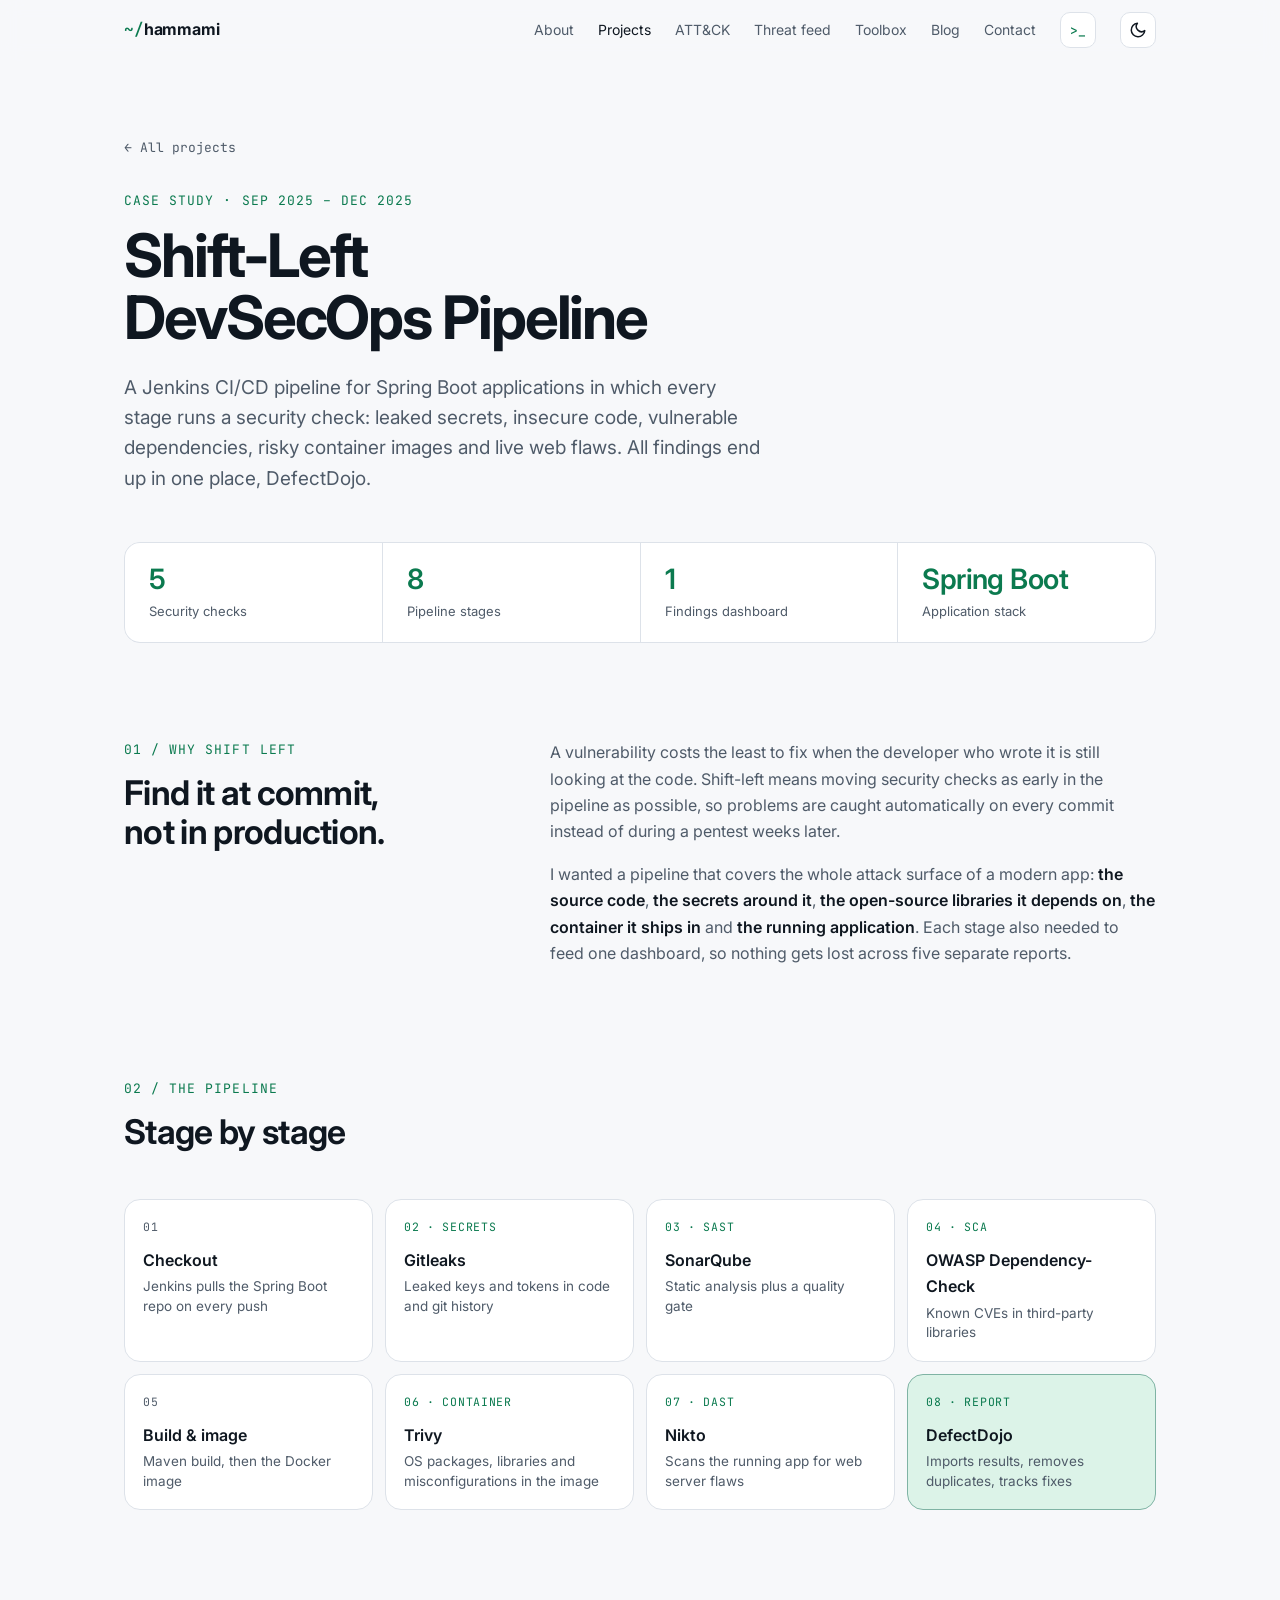
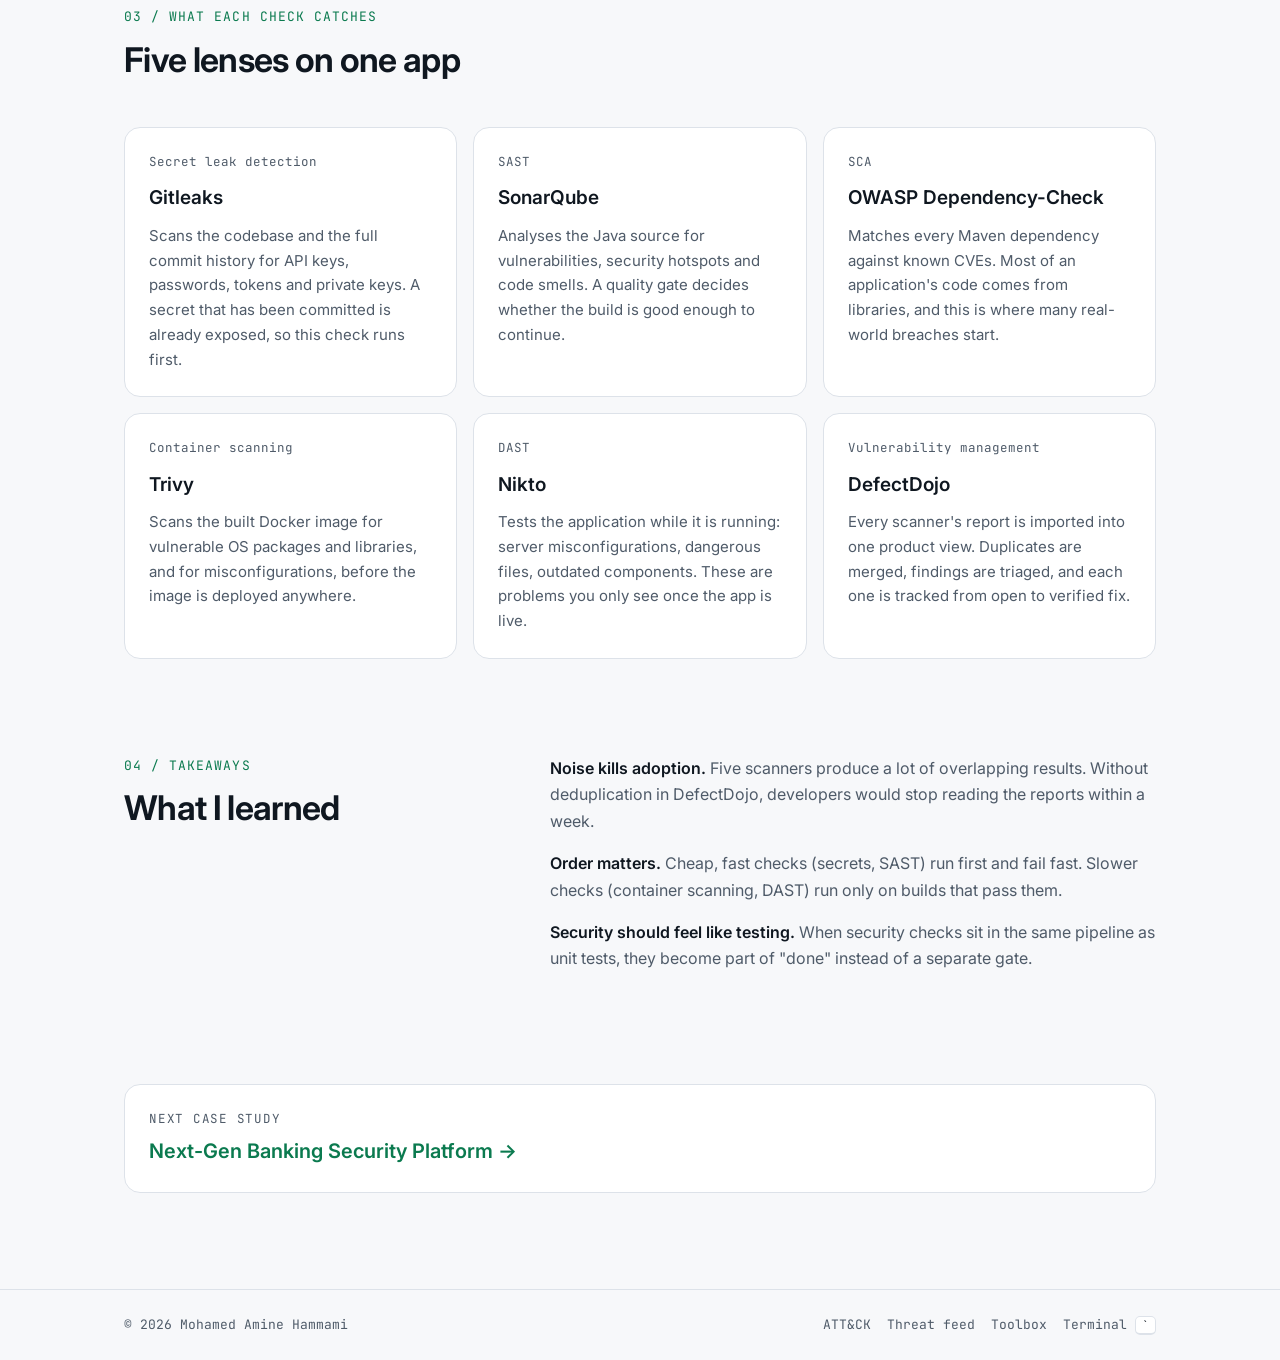
<file: projects/devsecops-pipeline.html>
<!doctype html>
<html lang="en" data-theme="dark">
<head>
<meta charset="utf-8">
<meta name="viewport" content="width=device-width, initial-scale=1">
<title>Shift-Left DevSecOps Pipeline | Mohamed Amine Hammami</title>
<meta name="description" content="A Jenkins CI/CD pipeline with secret detection, SAST, SCA, container scanning and DAST, with every finding tracked in DefectDojo.">
<link rel="canonical" href="https://portfolio-site-psi-lovat.vercel.app/projects/devsecops-pipeline">
<meta name="author" content="Mohamed Amine Hammami">
<meta name="theme-color" content="#0a0e13">
<meta property="og:type" content="website">
<meta property="og:site_name" content="Mohamed Amine Hammami">
<meta property="og:title" content="Shift-Left DevSecOps Pipeline | Mohamed Amine Hammami">
<meta property="og:description" content="A Jenkins CI/CD pipeline with secret detection, SAST, SCA, container scanning and DAST, with every finding tracked in DefectDojo.">
<meta property="og:url" content="https://portfolio-site-psi-lovat.vercel.app/projects/devsecops-pipeline">
<meta property="og:image" content="https://portfolio-site-psi-lovat.vercel.app/og/devsecops.png">
<meta property="og:image:width" content="1200">
<meta property="og:image:height" content="630">
<meta name="twitter:card" content="summary_large_image">
<meta name="twitter:title" content="Shift-Left DevSecOps Pipeline | Mohamed Amine Hammami">
<meta name="twitter:description" content="A Jenkins CI/CD pipeline with secret detection, SAST, SCA, container scanning and DAST, with every finding tracked in DefectDojo.">
<meta name="twitter:image" content="https://portfolio-site-psi-lovat.vercel.app/og/devsecops.png">
<link rel="icon" href="/favicon.svg" type="image/svg+xml">
<link rel="preconnect" href="https://fonts.googleapis.com">
<link rel="preconnect" href="https://fonts.gstatic.com" crossorigin>
<link href="https://fonts.googleapis.com/css2?family=Inter:wght@400;500;600;700&family=JetBrains+Mono:wght@400;500&display=swap" rel="stylesheet">
<link rel="stylesheet" href="/styles.css">
<script>try{var t=localStorage.getItem('theme');if(t)document.documentElement.dataset.theme=t;else if(matchMedia('(prefers-color-scheme: light)').matches)document.documentElement.dataset.theme='light'}catch(e){}</script>
</head>
<body>
<a class="skip" href="#main">Skip to content</a>
<header class="nav">
  <div class="wrap nav-in">
    <a href="/" class="logo" aria-label="Home"><span class="mono">~/</span>hammami</a>
    <nav aria-label="Primary">
      <ul class="nav-links" id="menu">
        <li><a href="/#about">About</a></li>
        <li><a href="/#projects" class="active">Projects</a></li>
        <li><a href="/attack">ATT&amp;CK</a></li>
        <li><a href="/threats">Threat feed</a></li>
        <li><a href="/toolbox">Toolbox</a></li>
        <li><a href="/blog">Blog</a></li>
        <li><a href="/#contact">Contact</a></li>
      </ul>
    </nav>
    <button class="icon-btn term-btn mono" id="term-btn" aria-label="Open terminal (press the backtick key)" title="Terminal (`)">&gt;_</button>
    <button class="icon-btn menu-btn" id="menu-btn" aria-label="Open menu" aria-expanded="false" aria-controls="menu">
      <svg viewBox="0 0 24 24" width="18" height="18" fill="none" stroke="currentColor" stroke-width="2" stroke-linecap="round"><path d="M4 7h16M4 12h16M4 17h16"/></svg>
    </button>
    <button class="icon-btn" id="theme" aria-label="Toggle colour theme">
      <svg class="i-sun" viewBox="0 0 24 24" width="18" height="18" fill="none" stroke="currentColor" stroke-width="2" stroke-linecap="round"><circle cx="12" cy="12" r="4"/><path d="M12 2v2M12 20v2M4.9 4.9l1.4 1.4M17.7 17.7l1.4 1.4M2 12h2M20 12h2M4.9 19.1l1.4-1.4M17.7 6.3l1.4-1.4"/></svg>
      <svg class="i-moon" viewBox="0 0 24 24" width="18" height="18" fill="none" stroke="currentColor" stroke-width="2" stroke-linecap="round" stroke-linejoin="round"><path d="M21 12.8A9 9 0 1 1 11.2 3a7 7 0 0 0 9.8 9.8z"/></svg>
    </button>
  </div>
</header>

<main id="main">
  <section class="page-hero">
    <div class="wrap">
      <a class="back mono" href="/#projects">← All projects</a>
      <p class="eyebrow mono">Case study · Sep 2025 – Dec 2025</p>
      <h1>Shift-Left<br>DevSecOps Pipeline</h1>
      <p class="lead">A Jenkins CI/CD pipeline for Spring Boot applications in which every stage runs a security check: leaked secrets, insecure code, vulnerable dependencies, risky container images and live web flaws. All findings end up in one place, DefectDojo.</p>
      <dl class="stats">
        <div><dt>Security checks</dt><dd>5</dd></div>
        <div><dt>Pipeline stages</dt><dd>8</dd></div>
        <div><dt>Findings dashboard</dt><dd>1</dd></div>
        <div><dt>Application stack</dt><dd>Spring Boot</dd></div>
      </dl>
    </div>
  </section>

  <section class="sec">
    <div class="wrap grid-2">
      <div>
        <p class="eyebrow mono">01 / Why shift left</p>
        <h2>Find it at commit,<br>not in production.</h2>
      </div>
      <div class="prose">
        <p>A vulnerability costs the least to fix when the developer who wrote it is still looking at the code. Shift-left means moving security checks as early in the pipeline as possible, so problems are caught automatically on every commit instead of during a pentest weeks later.</p>
        <p>I wanted a pipeline that covers the whole attack surface of a modern app: <strong>the source code</strong>, <strong>the secrets around it</strong>, <strong>the open-source libraries it depends on</strong>, <strong>the container it ships in</strong> and <strong>the running application</strong>. Each stage also needed to feed one dashboard, so nothing gets lost across five separate reports.</p>
      </div>
    </div>
  </section>

  <section class="sec">
    <div class="wrap">
      <p class="eyebrow mono">02 / The pipeline</p>
      <h2>Stage by stage</h2>
      <ol class="pipeline">
        <li><span class="mono">01</span><b>Checkout</b><small>Jenkins pulls the Spring Boot repo on every push</small></li>
        <li class="sec-stage"><span class="mono">02 · Secrets</span><b>Gitleaks</b><small>Leaked keys and tokens in code and git history</small></li>
        <li class="sec-stage"><span class="mono">03 · SAST</span><b>SonarQube</b><small>Static analysis plus a quality gate</small></li>
        <li class="sec-stage"><span class="mono">04 · SCA</span><b>OWASP Dependency-Check</b><small>Known CVEs in third-party libraries</small></li>
        <li><span class="mono">05</span><b>Build &amp; image</b><small>Maven build, then the Docker image</small></li>
        <li class="sec-stage"><span class="mono">06 · Container</span><b>Trivy</b><small>OS packages, libraries and misconfigurations in the image</small></li>
        <li class="sec-stage"><span class="mono">07 · DAST</span><b>Nikto</b><small>Scans the running app for web server flaws</small></li>
        <li class="hub"><span class="mono">08 · Report</span><b>DefectDojo</b><small>Imports results, removes duplicates, tracks fixes</small></li>
      </ol>
    </div>
  </section>

  <section class="sec">
    <div class="wrap">
      <p class="eyebrow mono">03 / What each check catches</p>
      <h2>Five lenses on one app</h2>
      <div class="cards three">
        <article class="card">
          <p class="card-meta mono">Secret leak detection</p>
          <h3>Gitleaks</h3>
          <p>Scans the codebase and the full commit history for API keys, passwords, tokens and private keys. A secret that has been committed is already exposed, so this check runs first.</p>
        </article>
        <article class="card">
          <p class="card-meta mono">SAST</p>
          <h3>SonarQube</h3>
          <p>Analyses the Java source for vulnerabilities, security hotspots and code smells. A quality gate decides whether the build is good enough to continue.</p>
        </article>
        <article class="card">
          <p class="card-meta mono">SCA</p>
          <h3>OWASP Dependency-Check</h3>
          <p>Matches every Maven dependency against known CVEs. Most of an application's code comes from libraries, and this is where many real-world breaches start.</p>
        </article>
        <article class="card">
          <p class="card-meta mono">Container scanning</p>
          <h3>Trivy</h3>
          <p>Scans the built Docker image for vulnerable OS packages and libraries, and for misconfigurations, before the image is deployed anywhere.</p>
        </article>
        <article class="card">
          <p class="card-meta mono">DAST</p>
          <h3>Nikto</h3>
          <p>Tests the application while it is running: server misconfigurations, dangerous files, outdated components. These are problems you only see once the app is live.</p>
        </article>
        <article class="card">
          <p class="card-meta mono">Vulnerability management</p>
          <h3>DefectDojo</h3>
          <p>Every scanner's report is imported into one product view. Duplicates are merged, findings are triaged, and each one is tracked from open to verified fix.</p>
        </article>
      </div>
    </div>
  </section>

  <section class="sec">
    <div class="wrap grid-2">
      <div>
        <p class="eyebrow mono">04 / Takeaways</p>
        <h2>What I learned</h2>
      </div>
      <div class="prose">
        <p><strong>Noise kills adoption.</strong> Five scanners produce a lot of overlapping results. Without deduplication in DefectDojo, developers would stop reading the reports within a week.</p>
        <p><strong>Order matters.</strong> Cheap, fast checks (secrets, SAST) run first and fail fast. Slower checks (container scanning, DAST) run only on builds that pass them.</p>
        <p><strong>Security should feel like testing.</strong> When security checks sit in the same pipeline as unit tests, they become part of "done" instead of a separate gate.</p>
      </div>
    </div>
  </section>

  <section class="sec contact">
    <div class="wrap">
      <div class="next">
        <span class="mono">Next case study</span>
        <a href="/projects/banking-security-platform">Next-Gen Banking Security Platform →</a>
      </div>
    </div>
  </section>
</main>

<footer class="foot">
  <div class="wrap foot-in mono">
    <span>© <span id="year">2026</span> Mohamed Amine Hammami</span>
    <span class="foot-links"><a href="/attack">ATT&amp;CK</a><a href="/threats">Threat feed</a><a href="/toolbox">Toolbox</a><button type="button" class="linklike" data-term>Terminal <kbd>`</kbd></button></span>
  </div>
</footer>

<script src="/script.js"></script>
<script src="/js/terminal.js"></script>
</body>
</html>
</file>
<file: styles.css>
/* Tokens: Hammami Portfolio design system */
:root, :root[data-theme="dark"] {
  --bg: #0a0e13;
  --surface: #11171f;
  --surface-2: #18202b;
  --line: #232d3a;
  --ink: #e7edf3;
  --muted: #93a1b2;
  --accent: #3ddc97;
  --accent-ink: #04170e;
  --accent-soft: #12301f;
  --amber: #f5b340;
  --dot: rgba(147, 161, 178, .14);
  --danger: #ff7b72;
  --lv0: #161d27; --lv1: #173a2b; --lv2: #1f7a52; --lv3: #3ddc97;
  --lv1-ink: #e7edf3; --lv2-ink: #ffffff; --lv3-ink: #04170e;
  --term-bg: #070a0e;
  color-scheme: dark;
}
:root[data-theme="light"] {
  --bg: #f7f8fa;
  --surface: #ffffff;
  --surface-2: #eef1f5;
  --line: #dde2e9;
  --ink: #0f1720;
  --muted: #4f5b69;
  --accent: #0b7a4f;
  --accent-ink: #ffffff;
  --accent-soft: #dcf3e8;
  --amber: #9a5b00;
  --dot: rgba(15, 23, 32, .09);
  --danger: #b42318;
  --lv0: #eef1f5; --lv1: #d6f0e3; --lv2: #7fd3ab; --lv3: #0b7a4f;
  --lv1-ink: #0f1720; --lv2-ink: #0f1720; --lv3-ink: #ffffff;
  --term-bg: #0d1117;
  color-scheme: light;
}
:root {
  --sans: "Inter", system-ui, -apple-system, "Segoe UI", sans-serif;
  --mono: "JetBrains Mono", ui-monospace, SFMono-Regular, Menlo, monospace;
  --space-1: 4px; --space-2: 8px; --space-4: 16px; --space-6: 24px; --space-12: 48px; --space-24: 96px;
  --radius-sm: 6px; --radius-md: 10px; --radius-lg: 16px;
}

*, *::before, *::after { box-sizing: border-box; }
html { scroll-behavior: smooth; scroll-padding-top: 72px; }
body {
  margin: 0; background: var(--bg); color: var(--ink);
  font: 400 16px/1.65 var(--sans);
  -webkit-font-smoothing: antialiased;
  transition: background .2s, color .2s;
}
a { color: var(--accent); text-decoration: none; }
a:hover { text-decoration: underline; text-underline-offset: 3px; }
:focus-visible { outline: 2px solid var(--accent); outline-offset: 3px; border-radius: 4px; }
h1, h2, h3 { margin: 0; color: var(--ink); }
.mono { font-family: var(--mono); }
.wrap { width: 100%; max-width: 1080px; margin: 0 auto; padding: 0 var(--space-6); }

.skip { position: absolute; left: -999px; top: 8px; background: var(--accent); color: var(--accent-ink); padding: 8px 12px; border-radius: var(--radius-sm); z-index: 100; }
.skip:focus { left: 8px; }

/* Nav */
.nav { position: sticky; top: 0; z-index: 50; background: color-mix(in srgb, var(--bg) 82%, transparent); backdrop-filter: blur(10px); -webkit-backdrop-filter: blur(10px); border-bottom: 1px solid transparent; transition: border-color .2s; }
.nav.scrolled { border-bottom-color: var(--line); }
.nav-in { display: flex; align-items: center; gap: var(--space-6); height: 60px; }
.logo { font-weight: 700; color: var(--ink); letter-spacing: -.01em; }
.logo .mono { color: var(--accent); font-weight: 500; }
.logo:hover { text-decoration: none; }
nav { margin-left: auto; }
.nav-links { display: flex; gap: var(--space-6); list-style: none; margin: 0; padding: 0; font-size: 14px; }
.nav-links a { color: var(--muted); }
.nav-links a:hover, .nav-links a.active { color: var(--ink); text-decoration: none; }
.icon-btn { display: grid; place-items: center; width: 36px; height: 36px; border-radius: var(--radius-md); border: 1px solid var(--line); background: var(--surface); color: var(--ink); cursor: pointer; }
.icon-btn:hover { border-color: var(--muted); }
:root[data-theme="dark"] .i-moon, :root[data-theme="light"] .i-sun { display: none; }

/* Hero */
.hero {
  position: relative; padding: 120px 0 var(--space-24);
  background-image: radial-gradient(var(--dot) 1.2px, transparent 1.2px);
  background-size: 24px 24px;
  -webkit-mask-image: linear-gradient(to bottom, #000 70%, transparent);
          mask-image: linear-gradient(to bottom, #000 70%, transparent);
}
.status { display: inline-flex; align-items: center; gap: 10px; font-size: 13px; color: var(--muted); border: 1px solid var(--line); background: var(--surface); padding: 6px 12px; border-radius: 999px; margin: 0 0 var(--space-6); }
.pulse { width: 8px; height: 8px; border-radius: 50%; background: var(--accent); box-shadow: 0 0 0 0 var(--accent); animation: pulse 2s infinite; }
@keyframes pulse { 0% { box-shadow: 0 0 0 0 color-mix(in srgb, var(--accent) 60%, transparent); } 70% { box-shadow: 0 0 0 8px transparent; } 100% { box-shadow: 0 0 0 0 transparent; } }
.hero h1 { font-size: clamp(40px, 8vw, 72px); line-height: 1.02; letter-spacing: -.035em; font-weight: 700; }
.role { margin: var(--space-4) 0 0; font-size: clamp(15px, 2.4vw, 19px); color: var(--accent); min-height: 1.6em; }
.caret { animation: blink 1s steps(1) infinite; }
@keyframes blink { 50% { opacity: 0; } }
.lead { max-width: 640px; font-size: clamp(17px, 2vw, 19px); line-height: 1.6; color: var(--muted); margin: var(--space-6) 0 0; }
.cta { display: flex; flex-wrap: wrap; gap: 12px; margin-top: 32px; }
.btn { display: inline-flex; align-items: center; gap: 8px; height: 44px; padding: 0 18px; border-radius: var(--radius-md); font-weight: 600; font-size: 15px; transition: transform .15s, background .2s, border-color .2s; }
.btn:hover { text-decoration: none; transform: translateY(-1px); }
.btn.primary { background: var(--accent); color: var(--accent-ink); }
.btn.ghost { border: 1px solid var(--line); color: var(--ink); background: var(--surface); }
.btn.ghost:hover { border-color: var(--muted); }

.stats { display: grid; grid-template-columns: repeat(4, 1fr); gap: 1px; margin: 64px 0 0; background: var(--line); border: 1px solid var(--line); border-radius: var(--radius-lg); overflow: hidden; }
.stats div { background: var(--surface); padding: 20px var(--space-6); display: flex; flex-direction: column-reverse; }
.stats dt { font-size: 13px; color: var(--muted); }
.stats dd { margin: 0 0 4px; font: 600 28px/1.2 var(--sans); letter-spacing: -.02em; color: var(--accent); }

/* Sections */
.sec { padding: var(--space-24) 0 0; }
.eyebrow { font-size: 13px; letter-spacing: .08em; text-transform: uppercase; color: var(--accent); margin: 0 0 12px; }
.sec h2 { font-size: clamp(26px, 4vw, 34px); line-height: 1.15; letter-spacing: -.02em; font-weight: 650; margin-bottom: var(--space-12); }
.grid-2 { display: grid; grid-template-columns: 1fr 1.6fr; gap: var(--space-12); }
.prose p { margin: 0 0 var(--space-4); color: var(--muted); }
.prose strong { color: var(--ink); font-weight: 600; }
.facts { list-style: none; padding: 0; margin: var(--space-6) 0 0; border-top: 1px solid var(--line); }
.facts li { display: grid; grid-template-columns: 120px 1fr; gap: var(--space-4); padding: 12px 0; border-bottom: 1px solid var(--line); font-size: 15px; }
.facts .mono { font-size: 12.5px; color: var(--muted); text-transform: uppercase; letter-spacing: .06em; padding-top: 2px; }

/* Timeline */
.timeline { list-style: none; margin: 0; padding: 0 0 0 28px; position: relative; }
.timeline::before { content: ""; position: absolute; left: 5px; top: 10px; bottom: 10px; width: 1px; background: var(--line); }
.job { position: relative; background: var(--surface); border: 1px solid var(--line); border-radius: var(--radius-lg); padding: var(--space-6); margin-bottom: var(--space-4); transition: border-color .2s; }
.job:hover { border-color: color-mix(in srgb, var(--accent) 45%, var(--line)); }
.job::before { content: ""; position: absolute; left: -28px; top: 30px; width: 11px; height: 11px; border-radius: 50%; background: var(--bg); border: 2px solid var(--muted); }
.job:first-child::before { border-color: var(--accent); background: var(--accent); }
.job-head { display: flex; justify-content: space-between; gap: var(--space-4); align-items: flex-start; }
.job h3 { font-size: 18px; line-height: 1.35; font-weight: 600; }
.org { margin: 2px 0 0; color: var(--muted); font-size: 15px; }
.date { margin: 0; font-size: 13px; color: var(--muted); white-space: nowrap; padding-top: 3px; }
.badge { display: inline-block; vertical-align: 2px; margin-left: 6px; font: 500 11px/1 var(--mono); text-transform: uppercase; letter-spacing: .06em; color: var(--accent); background: var(--accent-soft); padding: 5px 7px; border-radius: var(--radius-sm); }
.job ul { margin: var(--space-4) 0 0; padding-left: 18px; color: var(--muted); font-size: 15px; }
.job li { margin-bottom: 8px; }
.job li::marker { color: var(--accent); }
.job b, .card b { color: var(--ink); font-weight: 600; }

.tags { display: flex; flex-wrap: wrap; gap: var(--space-2); margin: var(--space-4) 0 0; }
.tags span { font: 500 12.5px/1.4 var(--mono); color: var(--ink); background: var(--surface-2); border: 1px solid var(--line); padding: 4px 9px; border-radius: var(--radius-sm); }

/* Projects */
.cards { display: grid; grid-template-columns: repeat(2, 1fr); gap: var(--space-4); }
.card { background: var(--surface); border: 1px solid var(--line); border-radius: var(--radius-lg); padding: var(--space-6); display: flex; flex-direction: column; transition: border-color .2s, transform .2s; }
.card:hover { border-color: color-mix(in srgb, var(--accent) 45%, var(--line)); transform: translateY(-2px); }
.card-meta { font-size: 12.5px; color: var(--muted); margin: 0 0 10px; }
.card h3 { font-size: 19px; font-weight: 600; margin-bottom: 10px; }
.card > p:not(.tags):not(.card-meta) { color: var(--muted); font-size: 15px; margin: 0; }
.card .tags { margin-top: auto; padding-top: var(--space-4); }

/* Skills */
.skills { display: grid; grid-template-columns: repeat(3, 1fr); gap: var(--space-4); }
.skill { background: var(--surface); border: 1px solid var(--line); border-radius: var(--radius-lg); padding: 20px; }
.skill h3 { font-size: 15px; font-weight: 600; }
.skill .tags { margin-top: 12px; }
.sub { margin-top: var(--space-12); grid-template-columns: 1fr 1fr; }
.mini { font-size: 13px; letter-spacing: .08em; text-transform: uppercase; color: var(--muted); font-weight: 500; margin-bottom: var(--space-4); }
.list { list-style: none; margin: 0; padding: 0; border-top: 1px solid var(--line); }
.list li { padding: 12px 0; border-bottom: 1px solid var(--line); font-size: 15px; }
.list.edu span { display: block; color: var(--muted); font-size: 14px; margin-top: 2px; }
.list b { font-weight: 600; }
.pending { margin-left: 6px; font: 500 11px/1 var(--mono); text-transform: uppercase; letter-spacing: .05em; color: var(--amber); border: 1px solid currentColor; padding: 3px 6px; border-radius: var(--radius-sm); white-space: nowrap; }


/* Contact */
.contact { padding-bottom: var(--space-24); }
.contact h2 { font-size: clamp(32px, 6vw, 52px); margin-bottom: 0; }

.foot { border-top: 1px solid var(--line); }
.foot-in { display: flex; justify-content: space-between; gap: var(--space-4); padding-top: var(--space-6); padding-bottom: var(--space-6); font-size: 13px; color: var(--muted); }
.foot a { color: var(--muted); }

/* Mobile menu */
.menu-btn { display: none; }

/* Sub-page hero */
.page-hero { padding: 72px 0 0; }
.page-hero h1 { font-size: clamp(36px, 7vw, 60px); line-height: 1.04; letter-spacing: -.035em; font-weight: 700; }
.page-hero .stats { margin-top: 48px; }
.back { display: inline-block; font-size: 13px; color: var(--muted); margin-bottom: 32px; }
.back:hover { color: var(--ink); text-decoration: none; }
.lead.narrow { margin: 0 0 32px; }
.hl { color: var(--accent); font-size: .92em; }

/* Defence layers */
.layers { list-style: none; margin: 0; padding: 0; display: grid; gap: 12px; }
.layers li { display: grid; grid-template-columns: 56px 1fr; gap: 20px; align-items: start; background: var(--surface); border: 1px solid var(--line); border-radius: var(--radius-lg); padding: 20px var(--space-6); }
.layer-n { display: grid; place-items: center; width: 48px; height: 48px; border-radius: var(--radius-md); background: var(--surface-2); border: 1px solid var(--line); color: var(--accent); font-weight: 500; font-size: 14px; }
.layers li.soc { border-color: color-mix(in srgb, var(--accent) 45%, var(--line)); }
.layers li.soc .layer-n { background: var(--accent); color: var(--accent-ink); border-color: var(--accent); }
.layers h3 { font-size: 17px; font-weight: 600; }
.layers p:not(.tags) { margin: 6px 0 0; color: var(--muted); font-size: 15px; }
.layers .tags { margin-top: 12px; }

/* Pipeline */
.pipeline { list-style: none; margin: 0; padding: 0; display: grid; grid-template-columns: repeat(4, 1fr); gap: 12px; counter-reset: s; }
.pipeline li { position: relative; display: flex; flex-direction: column; gap: 4px; background: var(--surface); border: 1px solid var(--line); border-radius: var(--radius-lg); padding: 18px; }
.pipeline li .mono { font-size: 11.5px; letter-spacing: .06em; text-transform: uppercase; color: var(--muted); margin-bottom: 6px; }
.pipeline li b { font-weight: 600; font-size: 16px; }
.pipeline li small { color: var(--muted); font-size: 13.5px; line-height: 1.45; }
.pipeline li.sec-stage .mono { color: var(--accent); }
.pipeline li.hub { background: var(--accent-soft); border-color: color-mix(in srgb, var(--accent) 45%, var(--line)); }
.pipeline li.hub .mono { color: var(--accent); }

.cards.three { grid-template-columns: repeat(3, 1fr); }
a.card { color: inherit; }
a.card:hover { text-decoration: none; }
.card .more { margin-top: var(--space-4); font-size: 13px; color: var(--accent); }
.card.feature h3 { font-size: 21px; }

.next { display: flex; flex-direction: column; gap: 6px; padding: var(--space-6); background: var(--surface); border: 1px solid var(--line); border-radius: var(--radius-lg); }
.next .mono { font-size: 12.5px; color: var(--muted); text-transform: uppercase; letter-spacing: .06em; }
.next a { font-size: 20px; font-weight: 600; }

/* Blog list */
.sec-head { display: flex; align-items: baseline; justify-content: space-between; gap: var(--space-4); margin-bottom: var(--space-12); }
.sec-head h2 { margin-bottom: 0; }
.small-link { font-size: 13px; white-space: nowrap; }
.post-list { border-top: 1px solid var(--line); }
.post-item { display: grid; grid-template-columns: 130px 1fr 24px; gap: var(--space-6); align-items: baseline; padding: 22px 0; border-bottom: 1px solid var(--line); color: var(--ink); }
.post-item:hover { text-decoration: none; }
.post-item:hover b { color: var(--accent); }
.post-date { font-size: 13px; color: var(--muted); }
.post-main b { display: block; font-weight: 600; font-size: 18px; line-height: 1.35; transition: color .2s; }
.post-main small { display: block; margin-top: 4px; color: var(--muted); font-size: 15px; }
.post-arrow { color: var(--muted); transition: transform .2s, color .2s; }
.post-item:hover .post-arrow { transform: translateX(3px); color: var(--accent); }
.muted { color: var(--muted); }

/* Single post */
.narrow-wrap { max-width: 760px; }
.post { padding-bottom: var(--space-24); }
.post .tags { margin-top: var(--space-6); }
.post-body { margin-top: 40px; font-size: 17px; line-height: 1.75; color: var(--ink); }
.post-body > * + * { margin-top: 1.1em; }
.post-body p, .post-body li { color: color-mix(in srgb, var(--ink) 86%, var(--muted)); }
.post-body h2 { font-size: 24px; letter-spacing: -.015em; margin-top: 2em; }
.post-body h3 { font-size: 19px; margin-top: 1.6em; }
.post-body ul, .post-body ol { padding-left: 22px; }
.post-body li + li { margin-top: 6px; }
.post-body li::marker { color: var(--accent); }
.post-body strong { color: var(--ink); }
.post-body blockquote { margin: 1.6em 0; padding: 4px 0 4px 20px; border-left: 2px solid var(--accent); color: var(--muted); font-style: italic; }
.post-body code { font-family: var(--mono); font-size: .88em; background: var(--surface-2); border: 1px solid var(--line); padding: 1px 6px; border-radius: var(--radius-sm); }
.post-body pre { background: var(--surface); border: 1px solid var(--line); border-radius: var(--radius-md); padding: var(--space-4); overflow-x: auto; }
.post-body pre code { background: none; border: 0; padding: 0; }
.post-body table { width: 100%; border-collapse: collapse; font-size: 15px; display: block; overflow-x: auto; }
.post-body th, .post-body td { text-align: left; padding: 10px 12px; border-bottom: 1px solid var(--line); vertical-align: top; }
.post-body th { font-family: var(--mono); font-size: 12.5px; text-transform: uppercase; letter-spacing: .05em; color: var(--muted); font-weight: 500; }
.post-body img { max-width: 100%; border-radius: var(--radius-md); }

/* Reveal */
.reveal { opacity: 0; transform: translateY(12px); transition: opacity .5s ease, transform .5s ease; }
.reveal.in { opacity: 1; transform: none; }

/* Responsive */
@media (max-width: 900px) {
  .pipeline { grid-template-columns: repeat(2, 1fr); }
  .cards.three { grid-template-columns: repeat(2, 1fr); }
  .skills { grid-template-columns: repeat(2, 1fr); }
  .stats { grid-template-columns: repeat(2, 1fr); }
}
@media (max-width: 720px) {
  .wrap { padding: 0 var(--space-4); }
  .nav-in { gap: 8px; }
  .menu-btn { display: grid; margin-left: auto; }
  nav { margin-left: 0; }
  .nav-links { display: none; position: absolute; top: 60px; left: 0; right: 0; flex-direction: column; gap: 0; padding: 8px var(--space-4) 16px; background: var(--bg); border-bottom: 1px solid var(--line); }
  .nav-links.open { display: flex; }
  .nav-links a { display: block; padding: 12px 0; font-size: 16px; border-bottom: 1px solid var(--line); }
  .nav-links li:last-child a { border-bottom: 0; }
  .cards.three, .pipeline { grid-template-columns: 1fr; }
  .layers li { grid-template-columns: 1fr; gap: 12px; padding: 18px var(--space-4); }
  .layer-n { width: 40px; height: 40px; }
  .post-item { grid-template-columns: 1fr; gap: 4px; }
  .post-arrow { display: none; }
  .sec-head { flex-direction: column; gap: 8px; margin-bottom: 32px; }
  .page-hero { padding-top: 40px; }
  .post-body { font-size: 16px; }
  .hero { padding-top: 72px; }
  .grid-2, .sub, .cards, .skills { grid-template-columns: 1fr; }
  .grid-2 { gap: 0; }
  .sec { padding-top: 72px; }
  .sec h2 { margin-bottom: 32px; }
  .job-head { flex-direction: column; gap: 4px; }
  .timeline { padding-left: 20px; }
  .job::before { left: -20px; }
  .timeline::before { left: 4px; }
  .job { padding: 20px var(--space-4); }
  .facts li { grid-template-columns: 1fr; gap: 2px; }
  .stats dd { font-size: 24px; }
  .stats div { padding: var(--space-4); }
}
@media (prefers-reduced-motion: reduce) {
  html { scroll-behavior: auto; }
  *, *::before, *::after { animation: none !important; transition: none !important; }
  .reveal { opacity: 1; transform: none; }
}


/* ===== Shared additions ===== */
.term-btn { font-size: 13px; font-weight: 500; color: var(--accent); }
nav { margin-left: auto; }
.foot-links { display: flex; flex-wrap: wrap; gap: 16px; align-items: center; }
.linklike { background: none; border: 0; padding: 0; font: inherit; color: var(--accent); cursor: pointer; }
.foot .linklike { color: var(--muted); }
.linklike:hover { text-decoration: underline; text-underline-offset: 3px; }
kbd { font-family: var(--mono); font-size: .85em; padding: 1px 6px; border: 1px solid var(--line); border-bottom-width: 2px; border-radius: 5px; background: var(--surface); color: var(--ink); }
.hint { margin: 18px 0 0; font-size: 13px; color: var(--muted); }
code.inline { font-family: var(--mono); font-size: .88em; background: var(--surface-2); border: 1px solid var(--line); padding: 1px 6px; border-radius: var(--radius-sm); color: var(--ink); }
.chips { display: flex; flex-wrap: wrap; gap: 8px; }
.chip { font: 500 12.5px/1 var(--mono); color: var(--ink); background: var(--surface); border: 1px solid var(--line); padding: 8px 12px; border-radius: 999px; cursor: pointer; transition: border-color .2s, background .2s, color .2s; }
.chip:hover { border-color: var(--muted); }
.chip.on { background: var(--accent); border-color: var(--accent); color: var(--accent-ink); }
.feed-note { margin: 32px 0 0; font-size: 13.5px; color: var(--muted); max-width: 760px; }
.skeleton { list-style: none; height: 46px; border-radius: var(--radius-md); background: linear-gradient(90deg, var(--surface-2) 0%, var(--surface) 50%, var(--surface-2) 100%); background-size: 200% 100%; animation: shimmer 1.4s infinite linear; margin-bottom: 8px; }
.skeleton.tall { height: 160px; }
@keyframes shimmer { to { background-position: -200% 0; } }

/* Home: live labs */
.labs { display: grid; grid-template-columns: repeat(4, 1fr); gap: var(--space-4); }
.lab h3 { font-size: 17px; }
.lab .card-meta { display: flex; align-items: center; gap: 8px; }
.lab-kev { list-style: none; margin: 4px 0 0; padding: 0; }
.lab-kev li { display: flex; flex-direction: column; padding: 7px 0; border-bottom: 1px solid var(--line); }
.lab-kev li:last-child { border-bottom: 0; }
.lab-kev .cve { font-size: 12.5px; color: var(--accent); }
.lab-kev small { color: var(--muted); font-size: 13px; }
.lab-kev .skeleton { height: 30px; }
.mini-matrix { display: grid; grid-template-columns: repeat(14, 1fr); gap: 3px; margin: 8px 0 10px; }
.mini-col { display: flex; flex-direction: column; gap: 3px; }
.mini-col i, .legend i { display: block; aspect-ratio: 1; border-radius: 2px; background: var(--lv0); }
.mini-matrix .lv1, .legend .lv1 { background: var(--lv1); } .mini-matrix .lv2, .legend .lv2 { background: var(--lv2); } .mini-matrix .lv3, .legend .lv3 { background: var(--lv3); }
.lab-code { margin: 6px 0 0; font-size: 12px; line-height: 1.7; background: var(--surface-2); border: 1px solid var(--line); border-radius: var(--radius-md); padding: 10px 12px; color: var(--ink); white-space: pre; overflow: hidden; }
.lab-code b { color: var(--accent); font-weight: 500; }
.warn, .lab-code b.warn { color: var(--amber); }

/* Threat feed */
.feed-bar { display: flex; flex-wrap: wrap; align-items: center; justify-content: space-between; gap: 12px; margin-top: 32px; }
.feed-bar .status { margin: 0; }
.search { display: flex; align-items: center; gap: 8px; height: 40px; padding: 0 12px; min-width: min(320px, 100%); border: 1px solid var(--line); border-radius: var(--radius-md); background: var(--surface); color: var(--muted); }
.search:focus-within { border-color: var(--accent); }
.search input { flex: 1; min-width: 0; border: 0; background: none; color: var(--ink); font: 400 14px var(--sans); outline: none; }
.feed-sources { display: flex; flex-wrap: wrap; gap: 6px; margin: 12px 0 0; }
.src { font: 500 11.5px/1 var(--mono); padding: 5px 8px; border-radius: var(--radius-sm); border: 1px solid var(--line); color: var(--muted); }
.src::before { content: "●"; margin-right: 6px; }
.src.up::before { color: var(--accent); } .src.down::before { color: var(--danger); }
.feed-grid { display: grid; grid-template-columns: 1.3fr 1fr; gap: var(--space-4); margin-top: 32px; }
.panel { background: var(--surface); border: 1px solid var(--line); border-radius: var(--radius-lg); padding: 20px var(--space-6); min-width: 0; }
.panel-head { display: flex; justify-content: space-between; align-items: baseline; gap: 12px; margin-bottom: 8px; }
.panel-head .mini { margin: 0; }
.feed-h { margin: 48px 0 16px; }
.feed-list { list-style: none; margin: 0; padding: 0; }
.feed-item { padding: 12px 0; border-bottom: 1px solid var(--line); display: flex; flex-direction: column; gap: 2px; min-width: 0; }
.feed-list > .feed-item:last-child { border-bottom: 0; }
.feed-item b { font-weight: 600; font-size: 15px; }
.feed-item small { color: var(--muted); font-size: 13.5px; }
.feed-row { display: flex; align-items: center; gap: 8px; flex-wrap: wrap; }
.feed-date { margin-left: auto; font-size: 12px; color: var(--muted); }
.cve { font-size: 13px; font-weight: 500; }
.sev { font: 500 11px/1 var(--mono); text-transform: uppercase; letter-spacing: .05em; padding: 4px 7px; border-radius: var(--radius-sm); border: 1px solid var(--line); color: var(--muted); }
.sev-critical { color: var(--danger); border-color: currentColor; }
.sev-high { color: var(--amber); border-color: currentColor; }
.sev-medium { color: var(--ink); }
.cve-card h3 { font-size: 16px; margin: 10px 0 6px; line-height: 1.35; }
.cve-card p { font-size: 14px; color: var(--muted); margin: 0 0 10px; }
.cve-card .feed-date { margin-left: 0; margin-top: auto; }
.sight-list { list-style: none; margin: 0; padding: 0; }
.sight { display: grid; grid-template-columns: 26px 130px 1fr 40px; align-items: center; gap: 10px; padding: 9px 0; border-bottom: 1px solid var(--line); }
.sight:last-child { border-bottom: 0; }
.sight-n, .sight-c { font-size: 12px; color: var(--muted); }
.sight-c { text-align: right; }
.sight-bar { height: 6px; border-radius: 3px; background: var(--surface-2); overflow: hidden; }
.sight-bar span { display: block; height: 100%; background: var(--accent); border-radius: 3px; }
.news { display: grid; grid-template-columns: 140px 1fr auto; align-items: baseline; gap: 16px; }
.feed-src { font-size: 12px; color: var(--muted); }
.news-title { color: var(--ink); font-weight: 500; }
.news-title:hover { color: var(--accent); }
.feed-empty { color: var(--muted); font-size: 13px; padding: 12px 0; margin: 0; }
[hidden] { display: none !important; }

/* ATT&CK heatmap */
.attack-tools { display: flex; flex-wrap: wrap; justify-content: space-between; gap: 16px; margin-bottom: 20px; }
.legend { display: flex; flex-wrap: wrap; gap: 6px; align-items: center; }
.legend button { display: inline-flex; align-items: center; gap: 7px; font: 500 12px/1 var(--mono); color: var(--ink); background: none; border: 1px solid transparent; border-radius: var(--radius-sm); padding: 7px 8px; cursor: pointer; }
.legend button:hover { border-color: var(--line); }
.legend button.off { opacity: .4; text-decoration: line-through; }
.legend i { width: 12px; height: 12px; }
.legend .lv0 { border: 1px dashed var(--muted); }
.legend .replay { color: var(--accent); border-color: var(--line); }
.attack-layout { display: grid; grid-template-columns: 1fr 300px; gap: var(--space-4); align-items: start; }
.attack-wrap { position: relative; overflow-x: auto; border: 1px solid var(--line); border-radius: var(--radius-lg); background: var(--surface); padding: 12px; }
.matrix { display: grid; grid-template-columns: repeat(14, minmax(118px, 1fr)); gap: 6px; min-width: 1720px; }
.tac { display: flex; flex-direction: column; gap: 5px; }
.tac-head { padding: 6px 4px 8px; border-bottom: 2px solid var(--line); margin-bottom: 2px; min-height: 58px; }
.tac-head b { display: block; font-size: 12.5px; line-height: 1.25; }
.tac-head span { font-size: 10.5px; color: var(--muted); }
.cell { text-align: left; font: 500 11.5px/1.3 var(--sans); padding: 7px 8px; border-radius: 6px; border: 1px solid transparent; cursor: pointer; color: var(--ink); background: var(--lv0); transition: background .35s ease var(--d, 0ms), color .35s ease var(--d, 0ms), opacity .2s, transform .15s, box-shadow .2s; }
.cell span { display: block; font-size: 10.5px; opacity: .75; margin-bottom: 2px; }
.cell:hover { transform: translateY(-1px); box-shadow: 0 0 0 1px var(--muted); }
.cell.lv0 { border: 1px dashed var(--line); color: var(--muted); background: transparent; }
.attack-wrap.lit .cell.lv1 { background: var(--lv1); color: var(--lv1-ink); }
.attack-wrap.lit .cell.lv2 { background: var(--lv2); color: var(--lv2-ink); }
.attack-wrap.lit .cell.lv3 { background: var(--lv3); color: var(--lv3-ink); }
.cell.sel { box-shadow: 0 0 0 2px var(--amber); }
.cell.dim { opacity: .15; }
.beam { position: absolute; top: 0; bottom: 0; left: 0; width: 120px; pointer-events: none; opacity: 0; background: linear-gradient(90deg, transparent, color-mix(in srgb, var(--accent) 35%, transparent), transparent); }
.attack-wrap.scanning .beam { animation: beam 1.6s ease-in-out; }
@keyframes beam { 0% { opacity: 1; transform: translateX(-120px); } 90% { opacity: 1; } 100% { opacity: 0; transform: translateX(1720px); } }
.attack-detail { position: sticky; top: 80px; min-height: 220px; }
.attack-detail h3 { font-size: 18px; line-height: 1.35; margin-bottom: 8px; }
.attack-detail h3 a { font-family: var(--mono); font-size: 15px; margin-right: 4px; }
.attack-detail p:not(.tags):not(.card-meta) { color: var(--muted); font-size: 14.5px; margin: 0 0 8px; }
.lvl { display: inline-block; font-size: 11.5px !important; text-transform: uppercase; letter-spacing: .05em; padding: 4px 8px; border-radius: var(--radius-sm); margin-bottom: 12px !important; }
.lvl0 { border: 1px dashed var(--muted); } .lvl1 { background: var(--lv1); color: var(--lv1-ink) !important; } .lvl2 { background: var(--lv2); color: var(--lv2-ink) !important; } .lvl3 { background: var(--lv3); color: var(--lv3-ink) !important; }

/* IOC toolbox */
.ioc-layout { display: grid; grid-template-columns: 1fr 1fr; gap: var(--space-4); }
.ioc-pane { display: flex; flex-direction: column; min-width: 0; }
.ioc-bar { display: flex; flex-wrap: wrap; justify-content: space-between; align-items: center; gap: 8px; margin-bottom: 10px; min-height: 34px; }
.ioc-bar .mini { margin: 0; }
.ioc-actions { display: flex; flex-wrap: wrap; gap: 6px; align-items: center; }
.ioc-actions .chip { padding: 7px 10px; }
#ioc-in { width: 100%; min-height: 460px; resize: vertical; font: 400 13.5px/1.6 var(--mono); color: var(--ink); background: var(--surface); border: 1px solid var(--line); border-radius: var(--radius-lg); padding: 16px; }
#ioc-in:focus { outline: none; border-color: var(--accent); }
.ioc-out { min-height: 460px; background: var(--surface); border: 1px solid var(--line); border-radius: var(--radius-lg); padding: 8px 16px; overflow: auto; }
.ioc-group { padding: 10px 0; border-bottom: 1px solid var(--line); }
.ioc-group:last-child { border-bottom: 0; }
.ioc-group header { display: flex; justify-content: space-between; align-items: center; margin-bottom: 6px; }
.ioc-group h3 { margin: 0; }
.ioc-group h3 span { color: var(--accent); margin-left: 4px; }
.ioc-group .chip { padding: 5px 9px; font-size: 11.5px; }
.ioc-group ul { list-style: none; margin: 0; padding: 0; }
.ioc-group li { display: flex; align-items: center; gap: 8px; padding: 4px 0; min-width: 0; }
.ioc-group code { font: 400 13px var(--mono); overflow-wrap: anywhere; color: var(--ink); }
.look { margin-left: auto; font-size: 11.5px; white-space: nowrap; }
.toggle { display: inline-flex; align-items: center; gap: 6px; font: 500 12.5px var(--mono); color: var(--ink); cursor: pointer; margin-right: 4px; }
.toggle input { accent-color: var(--accent); width: 15px; height: 15px; }

/* Attack simulator */
#sim .chips { margin-bottom: 20px; }
.sim-lane { display: grid; grid-template-columns: 90px repeat(7, 1fr); gap: 8px; align-items: stretch; position: relative; }
.sim-origin { display: grid; place-items: center; text-align: center; font-size: 11.5px; color: var(--muted); border: 1px dashed var(--line); border-radius: var(--radius-md); padding: 8px; }
.sim-node { position: relative; display: flex; flex-direction: column; gap: 3px; text-align: left; padding: 12px; border-radius: var(--radius-md); border: 1px solid var(--line); background: var(--surface); color: var(--ink); cursor: pointer; transition: border-color .3s, background .3s, transform .2s, box-shadow .3s; }
.sim-node span { font-size: 11px; color: var(--muted); }
.sim-node b { font-size: 14px; font-weight: 600; }
.sim-node small { font-size: 11.5px; color: var(--muted); line-height: 1.35; }
.sim-node:hover { border-color: var(--muted); }
.sim-node.pass { border-color: color-mix(in srgb, var(--accent) 50%, var(--line)); }
.sim-node.detect { border-color: var(--amber); background: color-mix(in srgb, var(--amber) 10%, var(--surface)); }
.sim-node.block { border-color: var(--danger); background: color-mix(in srgb, var(--danger) 12%, var(--surface)); }
.sim-node.respond { border-color: var(--accent); background: var(--accent-soft); }
.sim-node.cur { transform: translateY(-3px); box-shadow: 0 0 0 3px color-mix(in srgb, var(--accent) 35%, transparent); }
.sim-node.block.cur { box-shadow: 0 0 0 3px color-mix(in srgb, var(--danger) 35%, transparent); }
.sim-console { margin-top: 16px; background: var(--term-bg); border: 1px solid var(--line); border-radius: var(--radius-lg); overflow: hidden; }
.sim-console-head { display: flex; justify-content: space-between; flex-wrap: wrap; gap: 8px; padding: 10px 16px; font-size: 12px; color: #93a1b2; border-bottom: 1px solid #1c2530; }
.sim-verdict { color: #3ddc97; }
.sim-log { list-style: none; margin: 0; padding: 12px 16px; min-height: 170px; max-height: 260px; overflow-y: auto; font-size: 13px; line-height: 1.6; color: #d0d8e2; }
.sim-log li { padding: 2px 0; animation: fadein .3s ease; }
.sim-log .t { color: #6b7a8c; font-size: 12px; }
.sim-log .muted { color: #6b7a8c; }
.sim-log .tag { display: inline-block; min-width: 64px; font-size: 11px; font-weight: 500; }
.sim-log .tag.pass { color: #93a1b2; } .sim-log .tag.detect { color: #f5b340; } .sim-log .tag.block { color: #ff7b72; } .sim-log .tag.respond { color: #3ddc97; }
@keyframes fadein { from { opacity: 0; transform: translateY(3px); } }
.layers li.flash { animation: flash 1.2s ease; }
@keyframes flash { 0%, 40% { box-shadow: 0 0 0 3px var(--accent); } 100% { box-shadow: 0 0 0 0 transparent; } }

/* Terminal */
.term { position: fixed; inset: 0; z-index: 200; display: grid; place-items: center; padding: 16px; background: rgba(3, 6, 10, .55); backdrop-filter: blur(4px); -webkit-backdrop-filter: blur(4px); animation: fadein .15s ease; }
.term-win { width: min(820px, 100%); height: min(520px, 80vh); display: flex; flex-direction: column; background: var(--term-bg); border: 1px solid #232d3a; border-radius: 14px; box-shadow: 0 30px 80px rgba(0, 0, 0, .5); overflow: hidden; color: #d0d8e2; }
.term-bar { display: flex; align-items: center; gap: 12px; padding: 10px 14px; border-bottom: 1px solid #1c2530; font-size: 12.5px; color: #93a1b2; }
.dots { display: flex; gap: 6px; } .dots i { width: 11px; height: 11px; border-radius: 50%; background: #2a3442; } .dots i:first-child { background: #ff7b72; } .dots i:nth-child(2) { background: #f5b340; } .dots i:nth-child(3) { background: #3ddc97; }
.term-x { margin-left: auto; background: none; border: 0; color: #93a1b2; font-size: 20px; line-height: 1; cursor: pointer; padding: 0 4px; }
.term-x:hover { color: #e7edf3; }
.term-out { flex: 1; overflow-y: auto; padding: 14px 16px 4px; font-size: 13.5px; line-height: 1.6; }
.term-out > div { margin-bottom: 6px; overflow-wrap: anywhere; }
.term-out a { color: #3ddc97; }
.term-out .k, .term .pr { color: #3ddc97; } .term .pa { color: #79b8ff; }
.term-out .muted { color: #6b7a8c; } .term-out .warn { color: #f5b340; }
.term-out .echo { color: #e7edf3; margin-top: 6px; }
.term-t { border-collapse: collapse; } .term-t td { padding: 1px 18px 1px 0; vertical-align: top; } .term-t td.k { white-space: nowrap; }
.term-line { display: flex; align-items: center; gap: 8px; padding: 10px 16px 14px; font-size: 13.5px; }
.term-line label { white-space: nowrap; color: #e7edf3; }
.term-line input { flex: 1; min-width: 0; background: none; border: 0; outline: none; color: #e7edf3; font: inherit; caret-color: #3ddc97; }
body.term-open { overflow: hidden; }

@media (max-width: 1100px) {
  .labs { grid-template-columns: repeat(2, 1fr); }
  .attack-layout { grid-template-columns: 1fr; }
  .attack-detail { position: static; min-height: 0; }
  .sim-lane { grid-template-columns: repeat(4, 1fr); }
  .sim-origin { grid-column: 1 / -1; }
}
@media (max-width: 900px) {
  .feed-grid, .ioc-layout { grid-template-columns: 1fr; }
  #ioc-in, .ioc-out { min-height: 280px; }
}
@media (max-width: 720px) {
  .labs { grid-template-columns: 1fr; }
  .sim-lane { grid-template-columns: repeat(2, 1fr); }
  .news { grid-template-columns: 1fr; gap: 2px; }
  .sight { grid-template-columns: 22px 1fr 70px 32px; }
  .panel { padding: 16px; }
  .term { padding: 0; place-items: end stretch; }
  .term-win { width: 100%; height: 85vh; border-radius: 14px 14px 0 0; }
  .term-out, .term-line { font-size: 13px; }
  .foot-in { flex-direction: column; }
}
.card.feed-item { padding: 20px; border: 1px solid var(--line); gap: 0; }
</file>
